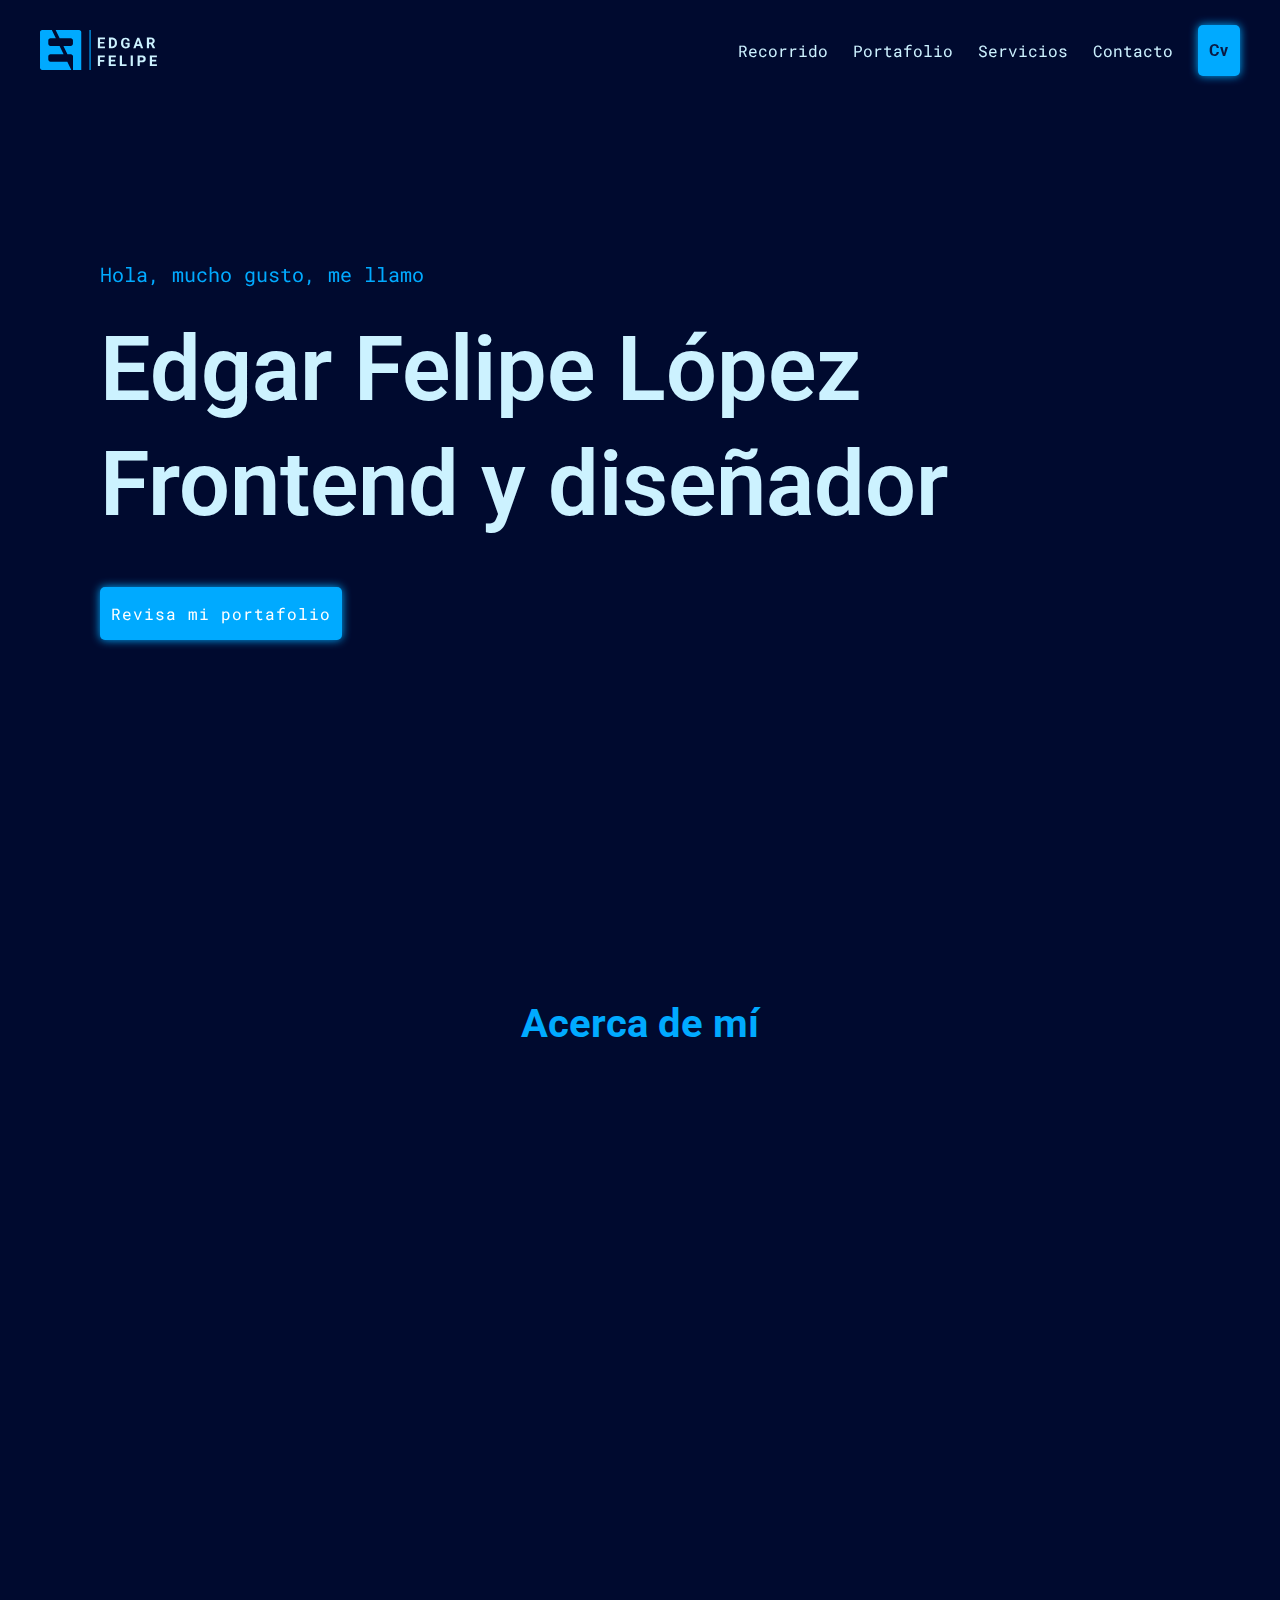
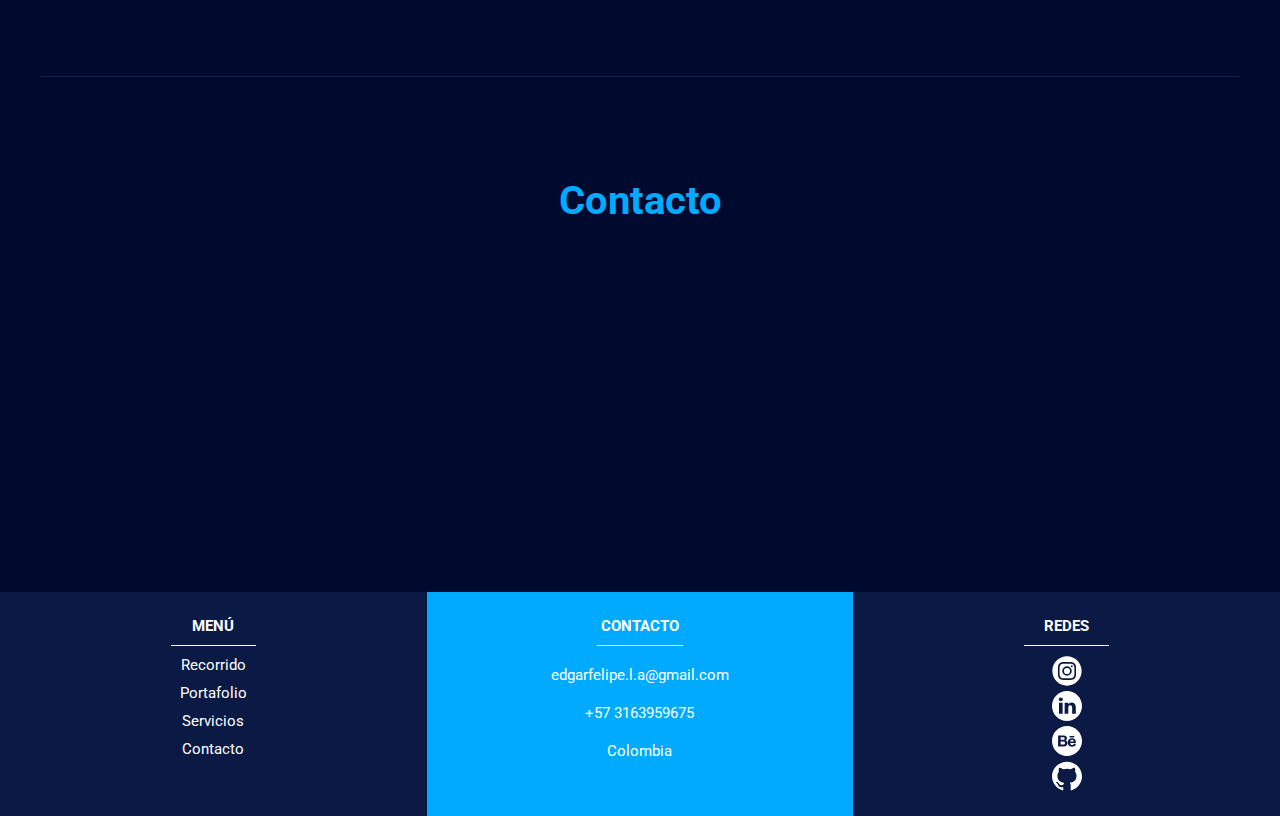
<file: index.html>
<!DOCTYPE html>
<html lang="en">
  <head>
    <meta charset="UTF-8" />
    <meta http-equiv="X-UA-Compatible" content="IE=edge" />
    <meta name="viewport" content="width=device-width, initial-scale=1.0" />
    <link rel="preconnect" href="https://fonts.googleapis.com" />
    <link rel="icon" href="./assets/iconologo.svg" />
    <link rel="preconnect" href="https://fonts.gstatic.com" crossorigin />
    <link
      href="https://fonts.googleapis.com/css2?family=Roboto+Mono:wght@300;400;700&family=Roboto:wght@100;300;400;700;900&display=swap"
      rel="stylesheet"
    />
    <link rel="stylesheet" href="./css/styles.css" />
    <meta
      name="description"
      content="Página de inicio donde doy una bienvenida a todos los que desean ver mi portafolio"
    />
    <meta
      name="keywords"
      content="DISEÑO, PROGRAMACION, MAQUETACION, FREELANCE"
    />

    <title>Home</title>
    <link href="https://unpkg.com/aos@2.3.1/dist/aos.css" rel="stylesheet" />
  </head>
  <body>
    <header class="heder">
      <nav class="nav">
        <div class="logo">
          <a href="./index.html"
            ><img src="./assets/logo.svg" alt="Logo Edgar Felipe"
          /></a>
        </div>
        <div class="menu">
          <ul>
            <li>
              <a href="./pages/recorrido.html">Recorrido</a>
            </li>
          </ul>
          <ul>
            <li>
              <a href="./pages/portafolio.html">Portafolio</a>
            </li>
          </ul>
          <ul>
            <li>
              <a href="./pages/servicios.html">Servicios</a>
            </li>
          </ul>
          <ul>
            <li>
              <a href="./pages/contacto.html">Contacto</a>
            </li>
          </ul>
          <div class="resume">
            <a href="./assets/Hoja de vida.pdf" download="resume.pdf">Cv</a>
          </div>
        </div>
      </nav>
      <nav class="navCelu">
        <ul>
          <li>
            <a href="./index.html">
              <img src="./assets/home.svg" alt="icono inicio casa" />Inicio</a
            >
          </li>
          <li>
            <a href="./pages/recorrido.html">
              <img
                src="./assets/recorrido.svg"
                alt="icono recorrido personita"
              />Recorrido</a
            >
          </li>
          <li>
            <a href="./pages/portafolio.html">
              <img
                src="./assets/portaflio.svg"
                alt="icono portafolio maleta"
              />Portafolio</a
            >
          </li>
          <li>
            <a href="./pages/servicios.html">
              <img
                src="./assets/servicios.svg"
                alt="icono servicios paleta de colores"
              />Servicios</a
            >
          </li>
          <li>
            <a href="./pages/contacto.html">
              <img
                src="./assets/contacto.svg"
                alt="icono contacto, formulario"
              />Contacto</a
            >
          </li>
        </ul>
      </nav>
    </header>
    <!-- <<<<<<<<<<<<<<<<<inicia el main>>>>>>>>>>>>>>>>>>> -->
    <main class="mainIndex">
      <!-- <<<<<<<<<<<<<<<<<inicia seccion uno>>>>>>>>>>>>>>>>>>> -->
      <section class="secctionOne">
        <div
          class="secctionOne__div"
          data-aos="fade-right"
          data-aos-delay="250"
          data-aos-duration="2500"
        >
          <a href="./index.html"
            ><img src="./assets/logo.svg" alt="Logo Edgar Felipe"
          /></a>
          <p>Hola, mucho gusto, me llamo</p>
          <h1>Edgar Felipe López</h1>
          <h2>Frontend y diseñador</h2>
          <button>
            <a href="./pages/portafolio.html">Revisa mi portafolio</a>
          </button>
        </div>
      </section>
      <!-- <<<<<<<<<<<<<<<<<inicia seccion dos>>>>>>>>>>>>>>>>>>> -->
      <section class="secctionTwo">
        <h3>Acerca de mí</h3>
        <div
          class="secctionTwo__contenedor"
          data-aos="fade-up"
          data-aos-delay="50"
          data-aos-duration="1500"
        >
          <div class="izquierda">
            <img
              src="./assets/foto-acerca-de-mi.png"
              alt="foto mia trabajando como fotografo"
            />
          </div>
          <div class="derecha">
            <p>
              Hola, mucho gusto, mi nombre es Edgar Felipe López, mi interés por
              los medios digitales iniciaron desde el 2012 cuando inicié mi
              carrera universitaria como Diseñador de Medios Interactivos en la
              Universidad Icesi pudiendo experimentar en diferentes áreas del
              diseño y la programación. <br />
              <br />
              Al salir de la Universidad hasta la actualidad, trabajo como
              freelance con un grupo de compañeros, desarrollando distintos
              proyectos de diseño digital, como: creación de marca, páginas web en
              Wordpress, fotografía, animación, creación de videos y piezas
              gráficas para redes sociales. <br />
              <br />
              Actualmente me encuentro estudiando en Coder House para adquirir
              las habilidades necesarias y así poder aplicar como desarrollador
              frontend el conocimiento adquirido como diseñador digital y por
              ende desarrollar grandes páginas web. Si deseas ver mi portafolio
              y los servicios que puedo ofrecerte dale click
            </p>
            <div class="contenedorBotones">
              <button>
                <a href="./pages/servicios.html">Revisa mis servicios</a>
              </button>
              <button>
                <a href="./pages/portafolio.html">Revisa mi portafolio</a>
              </button>
            </div>
          </div>
        </div>
      </section>
      <!-- <<<<<<<<<<<<<<<<<inicia contacto>>>>>>>>>>>>>>>>>>> -->
      <section class="contacto">
        <h3>Contacto</h3>
        <div
          class="contenedor"
          data-aos="fade-up"
          data-aos-delay="50"
          data-aos-duration="1500"
        >
          <h2>Ponte en contacto</h2>
          <p>
            Puedes contactarme a través de cualquiera de los canales indicados
            más adelante en caso de que tengas alguna pregunta sobre algún
            servicio
          </p>
          <button><a href="./pages/contacto.html">Contacto</a></button>
        </div>
      </section>
    </main>
    <footer class="footer">
      <div class="izquierdo">
        <h3>menú</h3>
        <nav>
          <ul>
            <li>
              <a href="./pages/recorrido.html">Recorrido</a>
            </li>
          </ul>
          <ul>
            <li>
              <a href="./pages/portafolio.html">Portafolio</a>
            </li>
          </ul>
          <ul>
            <li>
              <a href="./pages/servicios.html">Servicios</a>
            </li>
          </ul>
          <ul>
            <li>
              <a href="./pages/contacto.html">Contacto</a>
            </li>
          </ul>
        </nav>
      </div>
      <div class="centro">
        <h3>contacto</h3>
        <p>edgarfelipe.l.a@gmail.com</p>
        <p>+57 3163959675</p>
        <p>Colombia</p>
      </div>
      <div class="derecho">
        <h3>Redes</h3>
        <a target="_blank" href="https://www.instagram.com/edgarfelipe95/"
          ><img src="./assets/instagram.svg" alt="icono imagen instagram"
        /></a>
        <a target="_blank" href="https://www.linkedin.com/in/edgarfelipelopez/"
          ><img src="./assets/linkedin.svg" alt="icono imagen linkedin"
        /></a>
        <a target="_blank" href="https://www.behance.net/edgar_feli97fb"
          ><img src="./assets/behance.svg" alt="icono imagen behance"
        /></a>
        <a target="_blank" href="https://github.com/EdgarLopez95"
          ><img src="./assets/github.svg" alt="icono imagen github"
        /></a>
      </div>
    </footer>
    <script src="https://unpkg.com/aos@2.3.1/dist/aos.js"></script>
    <script>
      AOS.init();
    </script>
  </body>
</html>
</file>
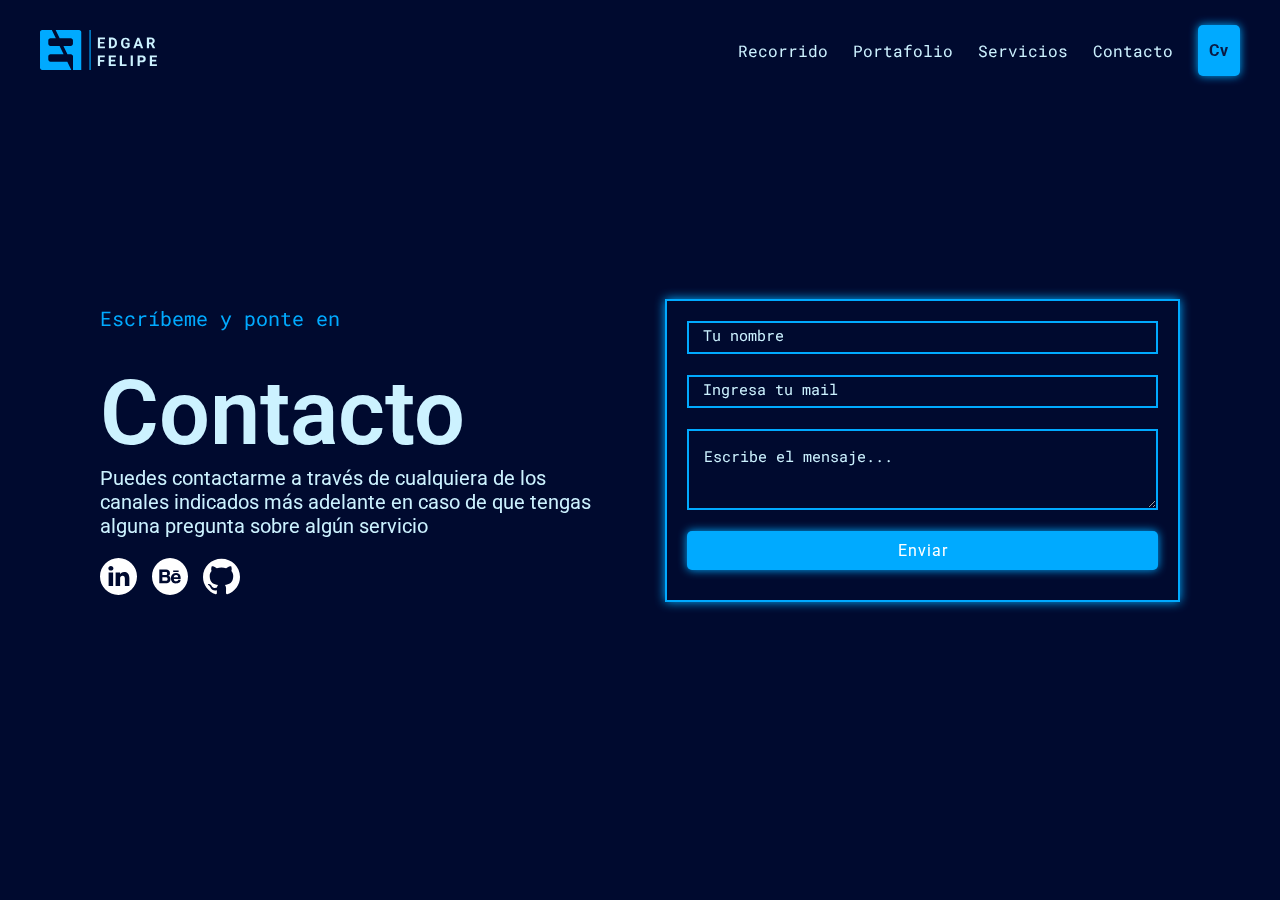
<file: pages/contacto.html>
<!DOCTYPE html>
<html lang="en">
  <head>
    <meta charset="UTF-8" />
    <meta http-equiv="X-UA-Compatible" content="IE=edge" />
    <meta name="viewport" content="width=device-width, initial-scale=1.0" />
    <link href="https://unpkg.com/aos@2.3.1/dist/aos.css" rel="stylesheet" />
    <link rel="preconnect" href="https://fonts.googleapis.com" />
    <link rel="icon" href="../assets/iconologo.svg" />
    <link rel="preconnect" href="https://fonts.gstatic.com" crossorigin />
    <link
      href="https://fonts.googleapis.com/css2?family=Roboto+Mono:wght@300;400;700&family=Roboto:wght@100;300;400;700;900&display=swap"
      rel="stylesheet"
    />
    <link rel="stylesheet" href="../css/styles.css" />
    <meta
      name="description"
      content="Página de inicio donde doy una bienvenida a todos los que desean ver mi portafolio"
    />
    <meta
      name="keywords"
      content="DISEÑO, PROGRAMACION, MAQUETACION, FREELANCE"
    />

    <title>Contacto</title>
    <link href="https://unpkg.com/aos@2.3.1/dist/aos.css" rel="stylesheet" />
  </head>
  <body>
    <header class="heder">
      <nav class="nav">
        <div class="logo">
          <a href="../index.html"
            ><img src="../assets/logo.svg" alt="Logo Edgar Felipe"
          /></a>
        </div>
        <div class="menu">
          <ul>
            <li>
              <a href="./recorrido.html">Recorrido</a>
            </li>
          </ul>
          <ul>
            <li>
              <a href="./portafolio.html">Portafolio</a>
            </li>
          </ul>
          <ul>
            <li>
              <a href="./servicios.html">Servicios</a>
            </li>
          </ul>
          <ul>
            <li>
              <a href="./contacto.html">Contacto</a>
            </li>
          </ul>
          <div class="resume">
            <a href="../assets/Hoja de vida.pdf" download="resume.pdf">Cv</a>
          </div>
        </div>
      </nav>
      <nav class="navCelu">
        <ul>
          <li>
            <a href="../index.html">
              <img src="../assets/home.svg" alt="icono inicio casa" />Inicio</a
            >
          </li>
          <li>
            <a href="./recorrido.html">
              <img
                src="../assets/recorrido.svg"
                alt="icono recorrido personita"
              />Recorrido</a
            >
          </li>
          <li>
            <a href="./portafolio.html">
              <img
                src="../assets/portaflio.svg"
                alt="icono portafolio maleta"
              />Portafolio</a
            >
          </li>
          <li>
            <a href="./servicios.html">
              <img
                src="../assets/servicios.svg"
                alt="icono servicios paleta de colores"
              />Servicios</a
            >
          </li>
          <li>
            <a href="./contacto.html">
              <img
                src="../assets/contacto.svg"
                alt="icono contacto, formulario"
              />Contacto</a
            >
          </li>
        </ul>
      </nav>
    </header>
    <!-- <<<<<<<<<<<<<<<<<inicia el main>>>>>>>>>>>>>>>>>>> -->
    <main class="mainContacto">
      <section class="sectionOne">
        <div
          class="contenedor"
          data-aos="fade-right"
          data-aos-delay="250"
          data-aos-duration="2500"
        >
          <div class="izquierda">
            <img
              src="../assets/logo.svg"
              alt="Logo Edgar Felipe"
              class="logo"
            />
            <h3>Escríbeme y ponte en</h3>
            <h1>Contacto</h1>
            <p>
              Puedes contactarme a través de cualquiera de los canales indicados
              más adelante en caso de que tengas alguna pregunta sobre algún
              servicio
            </p>
            <div>
              <a
                target="_blank"
                href="https://www.linkedin.com/in/edgarfelipelopez/"
                ><img src="../assets/linkedin.svg" alt="icono imagen linkedin"
              /></a>
              <a target="_blank" href="https://www.behance.net/edgar_feli97fb"
                ><img src="../assets/behance.svg" alt="icono imagen behance"
              /></a>
              <a target="_blank" href="https://github.com/EdgarLopez95"
                ><img src="../assets/github.svg" alt="icono imagen github"
              /></a>
            </div>
          </div>
          <div class="derecha">
            <form>
              <input
                class="inputTextos"
                type="text"
                id="nombre"
                placeholder="Tu nombre"
              />
              <br />
              <input
                class="inputTextos"
                type="email"
                id="mail"
                placeholder="Ingresa tu mail"
              />
              <br />
              <textarea
                id="comentarios"
                rows="7"
                placeholder="Escribe el mensaje..."
              ></textarea>
              <br />
              <input type="submit" value="Enviar" class="botones" />
            </form>
          </div>
        </div>
      </section>
    </main>
    <script src="https://unpkg.com/aos@2.3.1/dist/aos.js"></script>
    <script>
      AOS.init();
    </script>
  </body>
</html>
</file>
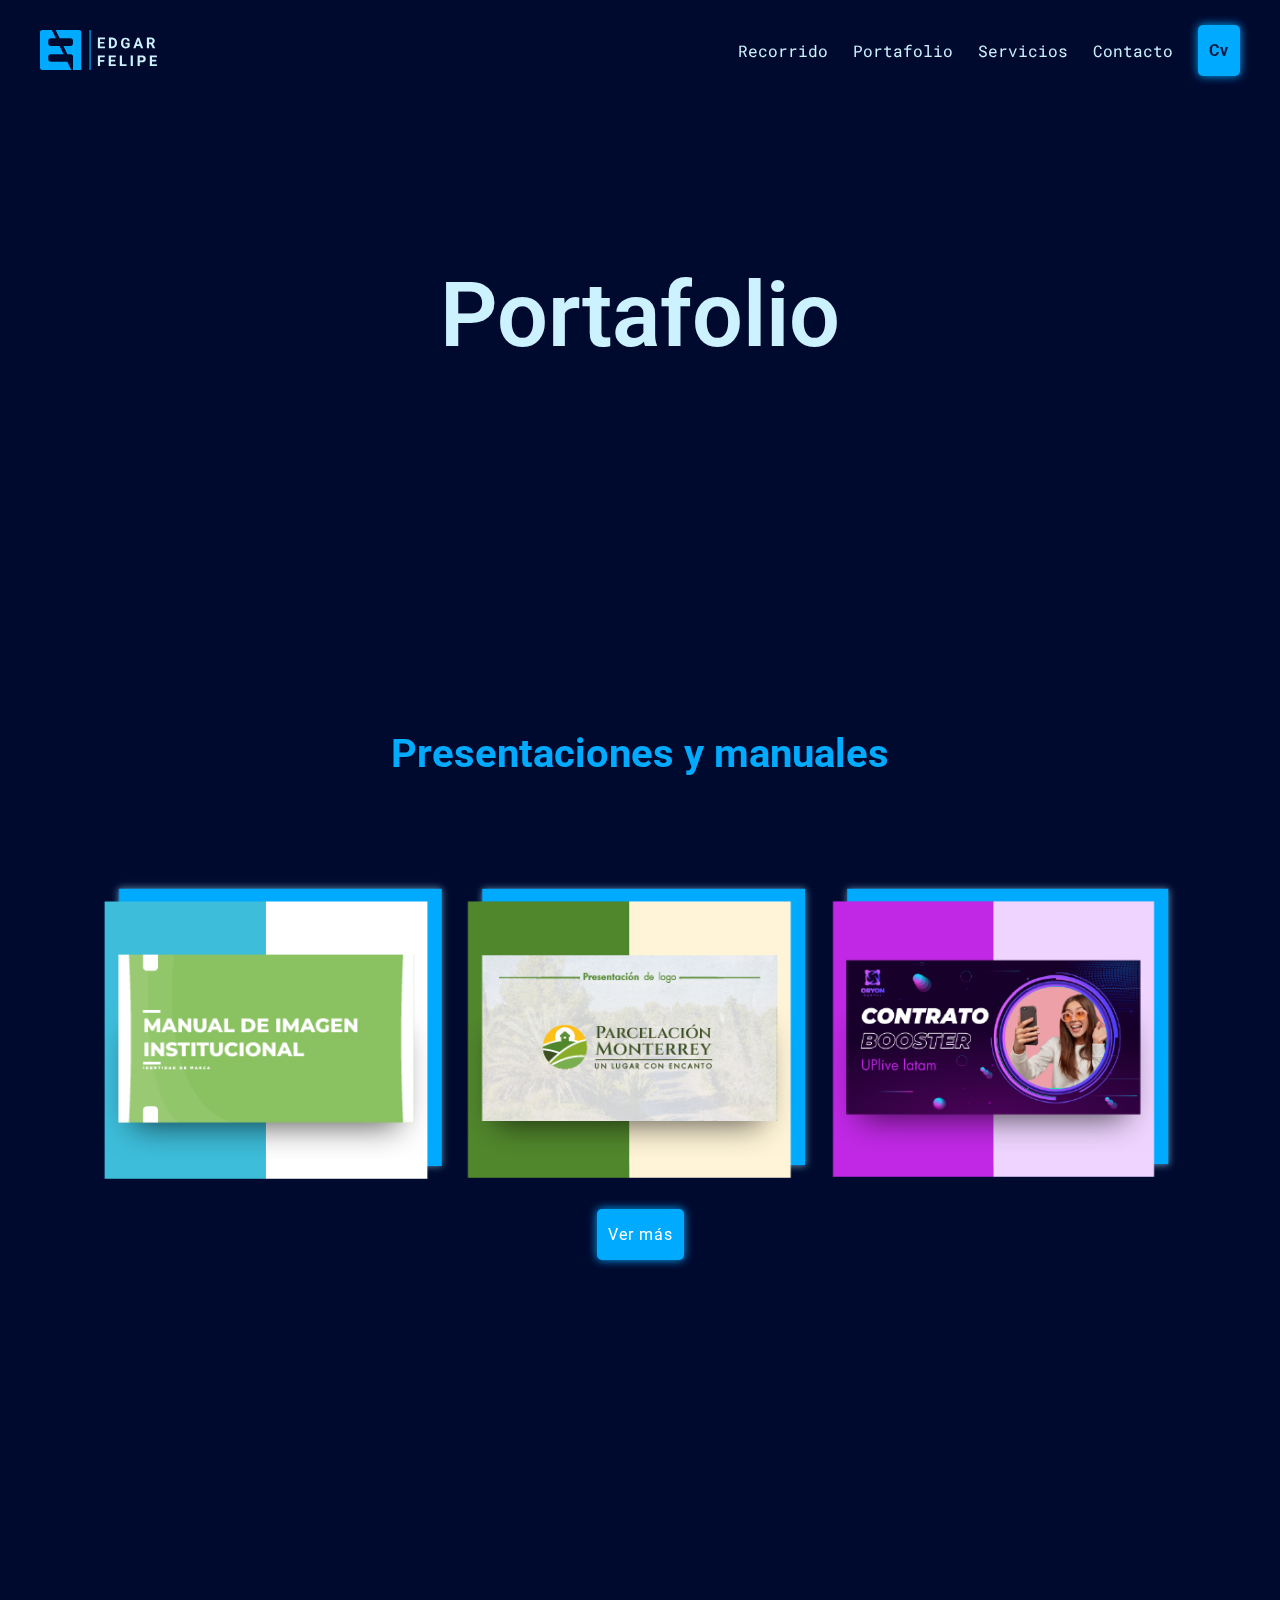
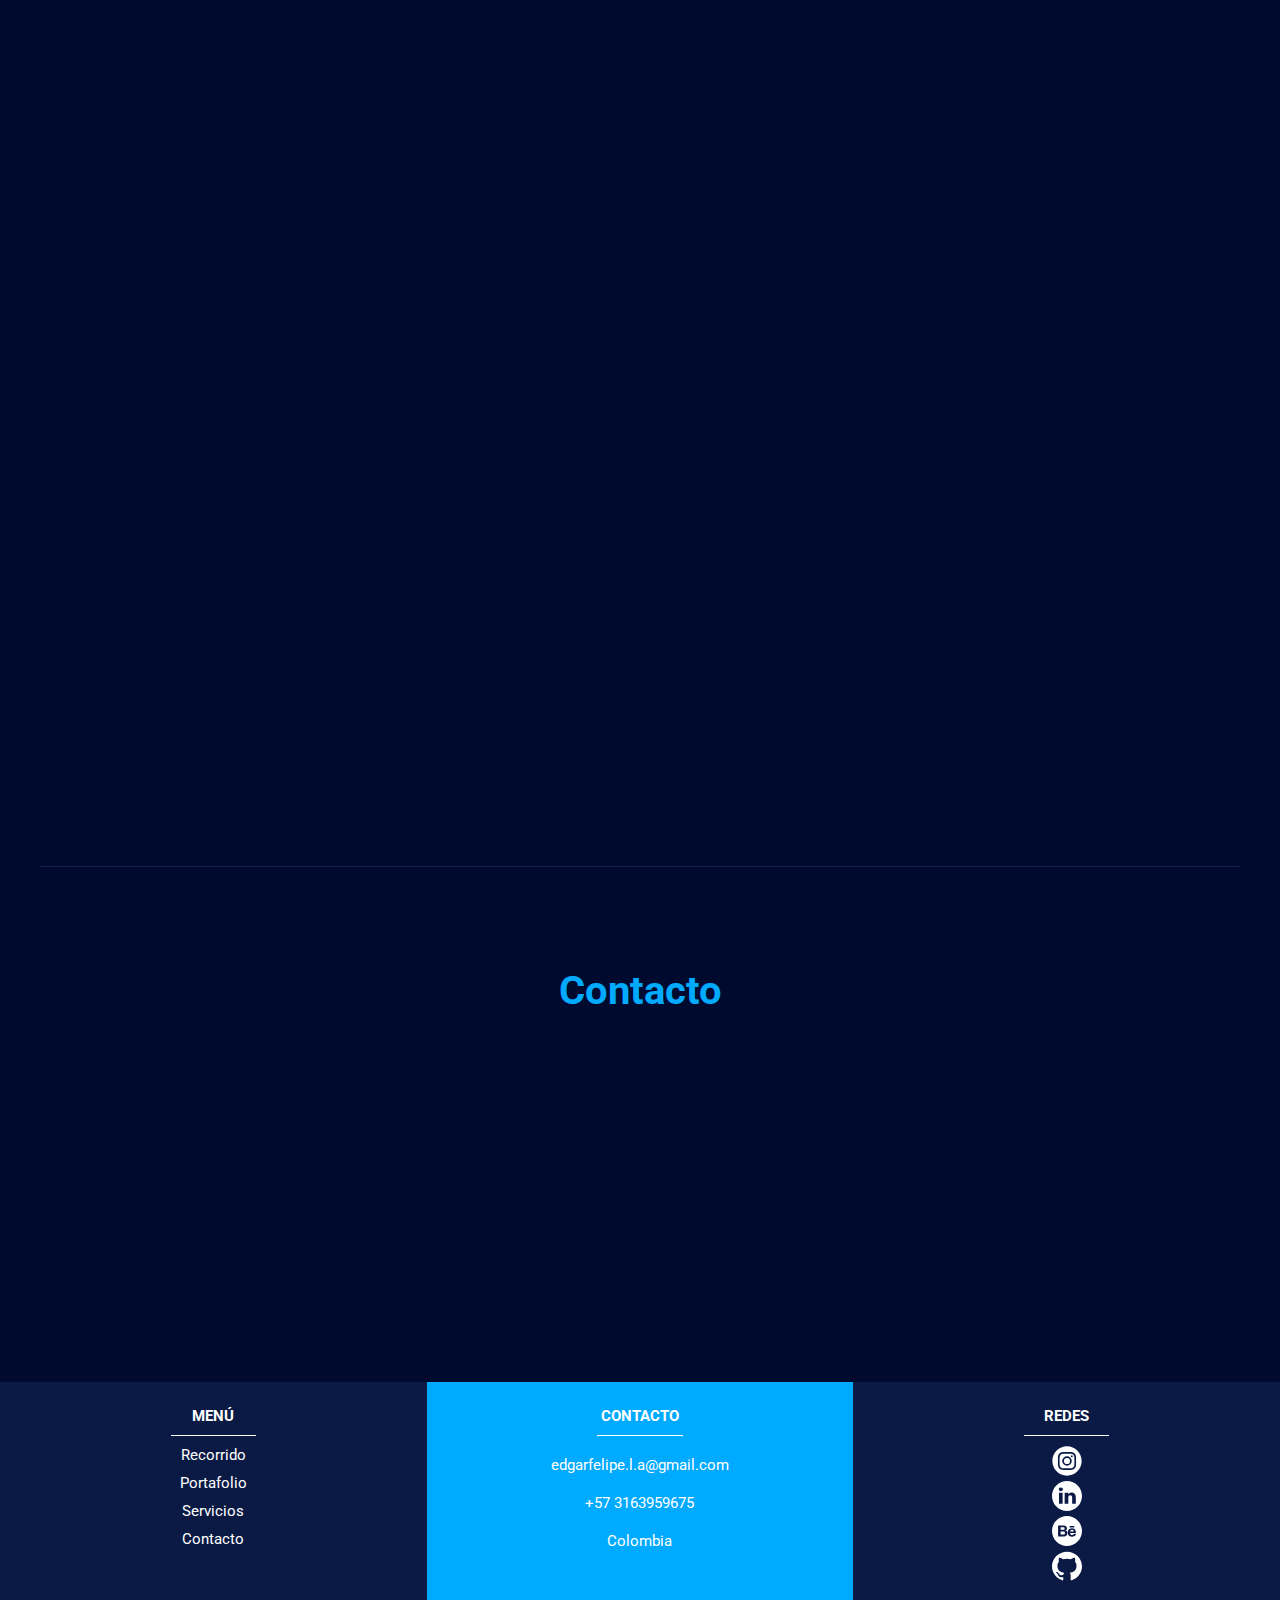
<file: pages/portafolio.html>
<!DOCTYPE html>
<html lang="en">
  <head>
    <meta charset="UTF-8" />
    <meta http-equiv="X-UA-Compatible" content="IE=edge" />
    <meta name="viewport" content="width=device-width, initial-scale=1.0" />
    <link href="https://unpkg.com/aos@2.3.1/dist/aos.css" rel="stylesheet" />
    <link rel="preconnect" href="https://fonts.googleapis.com" />
    <link rel="icon" href="../assets/iconologo.svg" />
    <link rel="preconnect" href="https://fonts.gstatic.com" crossorigin />
    <link
      href="https://fonts.googleapis.com/css2?family=Roboto+Mono:wght@300;400;700&family=Roboto:wght@100;300;400;700;900&display=swap"
      rel="stylesheet"
    />
    <link rel="stylesheet" href="../css/styles.css" />
    <meta
      name="description"
      content="Página de inicio donde doy una bienvenida a todos los que desean ver mi portafolio"
    />
    <meta
      name="keywords"
      content="DISEÑO, PROGRAMACION, MAQUETACION, FREELANCE"
    />

    <title>Portafolio</title>
    <link href="https://unpkg.com/aos@2.3.1/dist/aos.css" rel="stylesheet" />
  </head>
  <body>
    <header class="heder">
      <nav class="nav">
        <div class="logo">
          <a href="../index.html"
            ><img src="../assets/logo.svg" alt="Logo Edgar Felipe"
          /></a>
        </div>
        <div class="menu">
          <ul>
            <li>
              <a href="./recorrido.html">Recorrido</a>
            </li>
          </ul>
          <ul>
            <li>
              <a href="./portafolio.html">Portafolio</a>
            </li>
          </ul>
          <ul>
            <li>
              <a href="./servicios.html">Servicios</a>
            </li>
          </ul>
          <ul>
            <li>
              <a href="./contacto.html">Contacto</a>
            </li>
          </ul>
          <div class="resume">
            <a href="../assets/Hoja de vida.pdf" download="resume.pdf">Cv</a>
          </div>
        </div>
      </nav>
      <nav class="navCelu">
        <ul>
          <li>
            <a href="../index.html">
              <img src="../assets/home.svg" alt="icono inicio casa" />Inicio</a
            >
          </li>
          <li>
            <a href="./recorrido.html">
              <img
                src="../assets/recorrido.svg"
                alt="icono recorrido personita"
              />Recorrido</a
            >
          </li>
          <li>
            <a href="./portafolio.html">
              <img
                src="../assets/portaflio.svg"
                alt="icono portafolio maleta"
              />Portafolio</a
            >
          </li>
          <li>
            <a href="./servicios.html">
              <img
                src="../assets/servicios.svg"
                alt="icono servicios paleta de colores"
              />Servicios</a
            >
          </li>
          <li>
            <a href="./contacto.html">
              <img
                src="../assets/contacto.svg"
                alt="icono contacto, formulario"
              />Contacto</a
            >
          </li>
        </ul>
      </nav>
    </header>
    <!-- <<<<<<<<<<<<<<<<<inicia el main>>>>>>>>>>>>>>>>>>> -->
    <main class="mainPortafolio">
      <section class="sectionOne">
        <div
          class="contenedor"
          data-aos="fade-right"
          data-aos-delay="250"
          data-aos-duration="2500"
        >
          <a href="../index.html"
            ><img class="logo" src="../assets/logo.svg" alt="Logo Edgar Felipe"
          /></a>
          <h1>Portafolio</h1>
        </div>
      </section>

      <section class="sectionTwo">
        <div class="contenedorSeccion">
          <article
            class="trabajos"
            data-aos="fade-up"
            data-aos-delay="50"
            data-aos-duration="1500"
          >
            <h3>Presentaciones y manuales</h3>
            <div class="trabajos__contenedor">
              <img
                src="../assets/presentaciones (1).png"
                alt="ejemplo de diseño de presentación"
              />
              <img
                src="../assets/presentaciones (2).png"
                alt="ejemplo de diseño de presentación"
              />
              <img
                src="../assets/presentaciones (3).png"
                alt="ejemplo de diseño de presentación"
              />
            </div>
            <button>
              <a
                target="_blank"
                href="https://drive.google.com/drive/folders/1vTTAAyM6CmOxNdXv9sspJ45FDrHYAxib?usp=sharing"
                >Ver más</a
              >
            </button>
          </article>
          <article
            class="trabajos"
            data-aos="fade-up"
            data-aos-delay="50"
            data-aos-duration="1500"
          >
            <h3>Flyers y cartas</h3>
            <div class="trabajos__contenedor">
              <img
                src="../assets/flayer (1).png"
                alt="ejemplo de diseño de presentación"
              />
              <img
                src="../assets/flayer (2).png"
                alt="ejemplo de diseño de presentación"
              />
              <img
                src="../assets/flayer (3).png"
                alt="ejemplo de diseño de presentación"
              />
            </div>
            <button>
              <a
                target="_blank"
                href="https://drive.google.com/drive/folders/1s8v14nnokVVpflfaJ2lKVnnPzIRe2eIN?usp=sharing"
                >Ver más</a
              >
            </button>
          </article>
          <article
            class="trabajos"
            data-aos="fade-up"
            data-aos-delay="50"
            data-aos-duration="1500"
          >
            <h3>Logos</h3>
            <div class="trabajos__contenedor">
              <img
                src="../assets/logo (1).png"
                alt="ejemplo de diseño de presentación"
              />
              <img
                src="../assets/logo (2).png"
                alt="ejemplo de diseño de presentación"
              />
              <img
                src="../assets/logo (3).png"
                alt="ejemplo de diseño de presentación"
              />
            </div>
            <button>
              <a
                target="_blank"
                href="https://drive.google.com/drive/folders/1QvQ5QAW3l0qk_gKmF2nR1gNhLXPwKTu2?usp=sharing"
                >Ver más</a
              >
            </button>
          </article>
          <article
            class="trabajos"
            data-aos="fade-up"
            data-aos-delay="50"
            data-aos-duration="1500"
          >
            <h3>Fotografía</h3>
            <div class="trabajos__contenedor">
              <img
                src="../assets/fotos (1).png"
                alt="ejemplo de diseño de presentación"
              />
              <img
                src="../assets/fotos (2).png"
                alt="ejemplo de diseño de presentación"
              />
              <img
                src="../assets/fotos (3).png"
                alt="ejemplo de diseño de presentación"
              />
            </div>
            <button>
              <a
                target="_blank"
                href="https://drive.google.com/drive/folders/1VOvb4IJeMorVjUuvebZ9xSd0-VPCUPaq?usp=sharing"
                >Ver más</a
              >
            </button>
          </article>
          <article
            class="trabajos"
            data-aos="fade-up"
            data-aos-delay="50"
            data-aos-duration="1500"
          >
            <h3>Social Media</h3>
            <div class="trabajos__contenedor">
              <img
                src="../assets/redes (1).png"
                alt="ejemplo de diseño de presentación"
              />
              <img
                src="../assets/redes (2).png"
                alt="ejemplo de diseño de presentación"
              />
              <img
                src="../assets/redes (3).png"
                alt="ejemplo de diseño de presentación"
              />
            </div>
            <button>
              <a
                target="_blank"
                href="https://drive.google.com/drive/folders/1ey3kmygmm9d9_jml6bKygoT9H8O7PcgP?usp=sharing"
                >Ver más</a
              >
            </button>
          </article>
        </div>
      </section>

      <!-- <<<<<<<<<<<<<<<<<inicia recorrido>>>>>>>>>>>>>>>>>>> -->
      <section class="contacto">
        <h3>Contacto</h3>
        <div
          class="contenedor"
          data-aos="fade-up"
          data-aos-delay="50"
          data-aos-duration="1500"
        >
          <h2>Ponte en contacto</h2>
          <p>
            Puedes contactarme a través de cualquiera de los canales indicados
            más adelante en caso de que tengas alguna pregunta sobre algún
            servicio
          </p>
          <button><a href="./contacto.html">Contacto</a></button>
        </div>
      </section>
    </main>
    <footer class="footer">
      <div class="izquierdo">
        <h3>menú</h3>
        <nav>
          <ul>
            <li>
              <a href="./recorrido.html">Recorrido</a>
            </li>
          </ul>
          <ul>
            <li>
              <a href="./portafolio.html">Portafolio</a>
            </li>
          </ul>
          <ul>
            <li>
              <a href="./servicios.html">Servicios</a>
            </li>
          </ul>
          <ul>
            <li>
              <a href="./contacto.html">Contacto</a>
            </li>
          </ul>
        </nav>
      </div>
      <div class="centro">
        <h3>contacto</h3>
        <p>edgarfelipe.l.a@gmail.com</p>
        <p>+57 3163959675</p>
        <p>Colombia</p>
      </div>
      <div class="derecho">
        <h3>Redes</h3>
        <a target="_blank" href="https://www.instagram.com/edgarfelipe95/"
          ><img src="../assets/instagram.svg" alt="icono imagen instagram"
        /></a>
        <a target="_blank" href="https://www.linkedin.com/in/edgarfelipelopez/"
          ><img src="../assets/linkedin.svg" alt="icono imagen linkedin"
        /></a>
        <a target="_blank" href="https://www.behance.net/edgar_feli97fb"
          ><img src="../assets/behance.svg" alt="icono imagen behance"
        /></a>
        <a target="_blank" href="https://github.com/EdgarLopez95"
          ><img src="../assets/github.svg" alt="icono imagen github"
        /></a>
      </div>
    </footer>
    <script src="https://unpkg.com/aos@2.3.1/dist/aos.js"></script>
    <script>
      AOS.init();
    </script>
  </body>
</html>
</file>
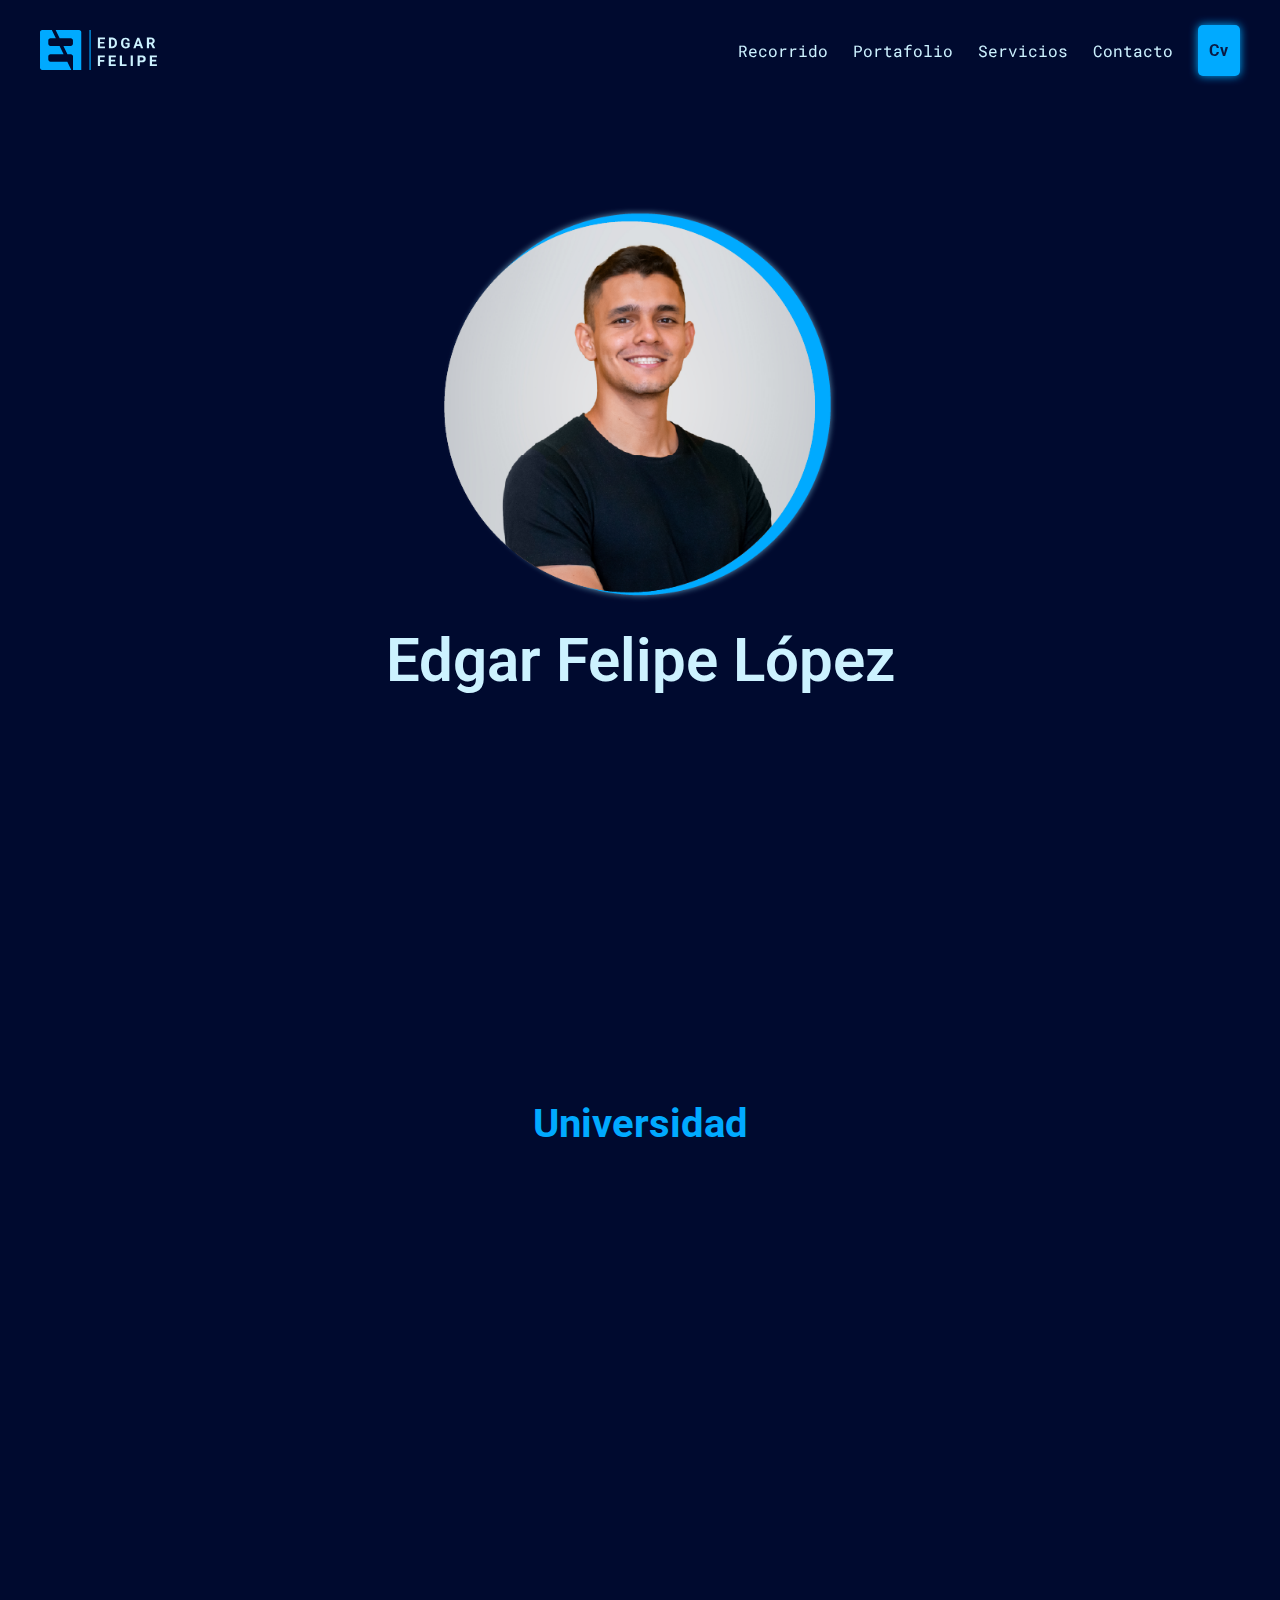
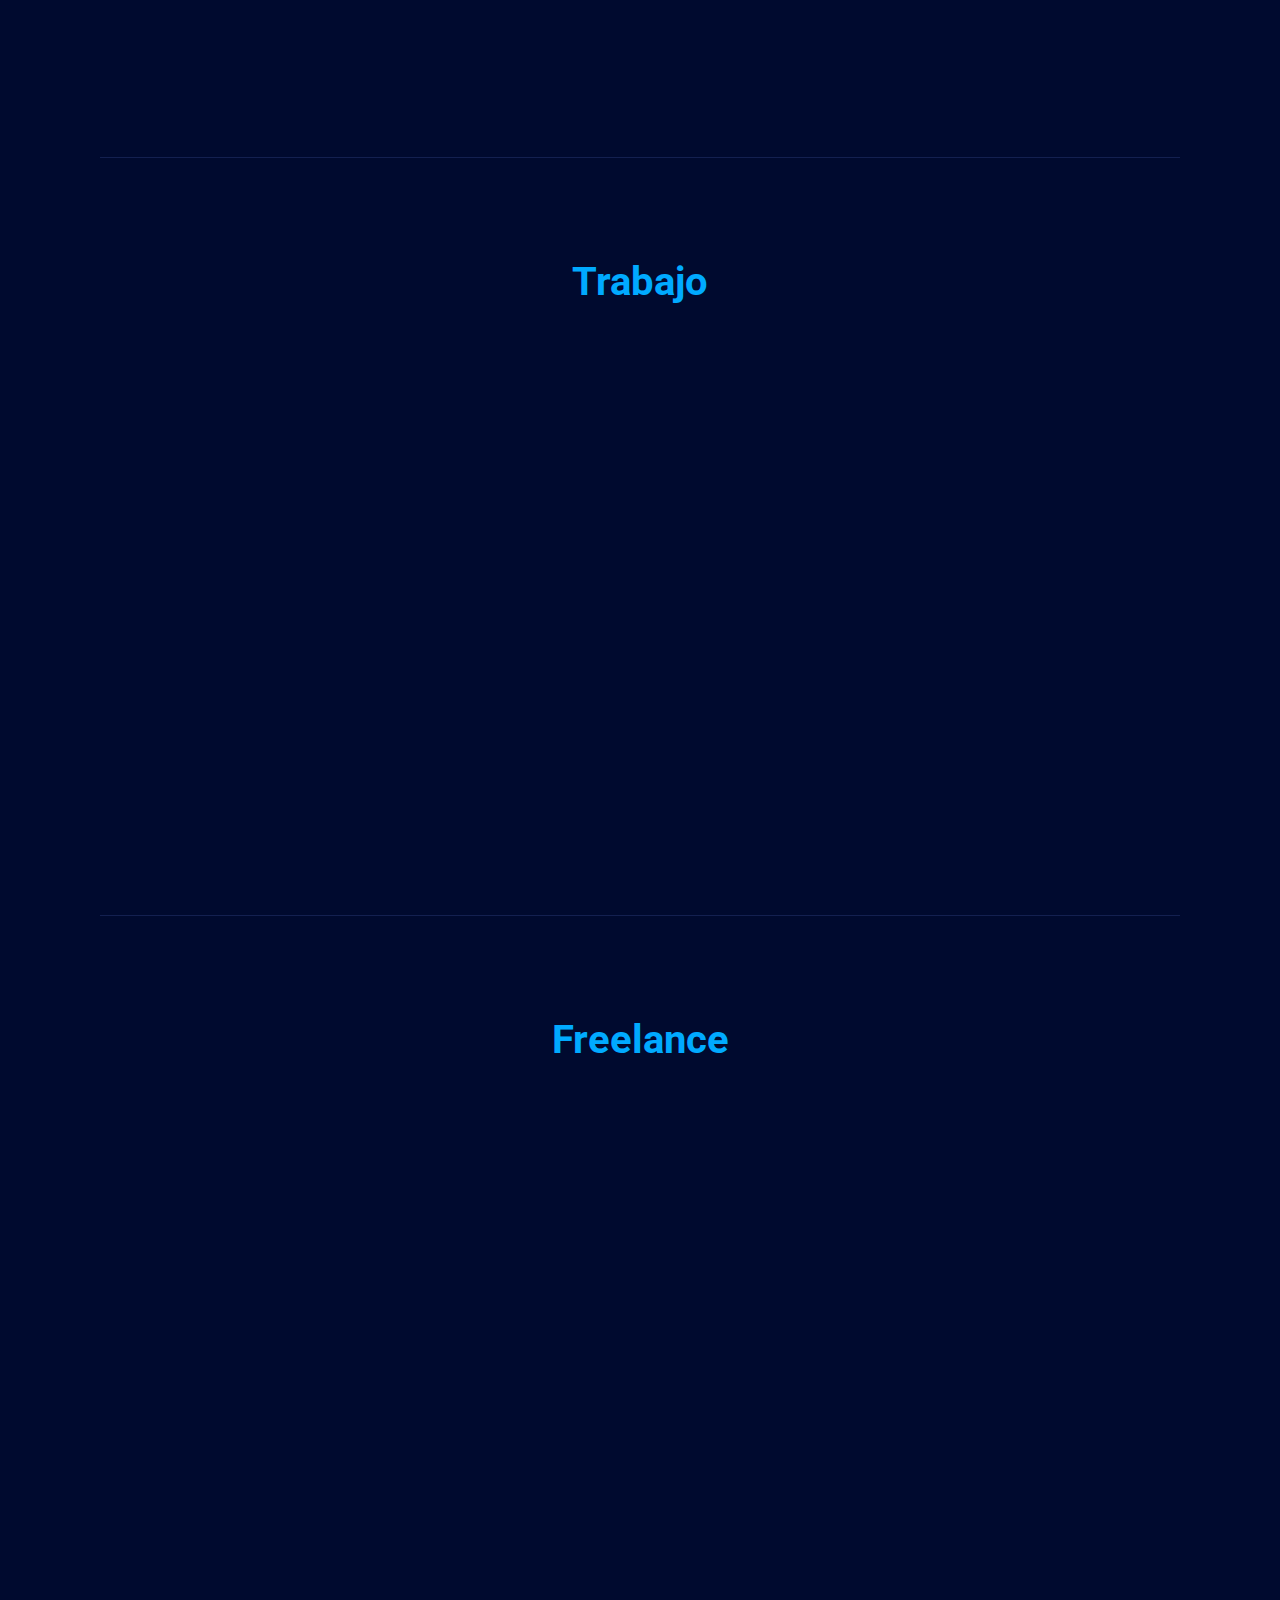
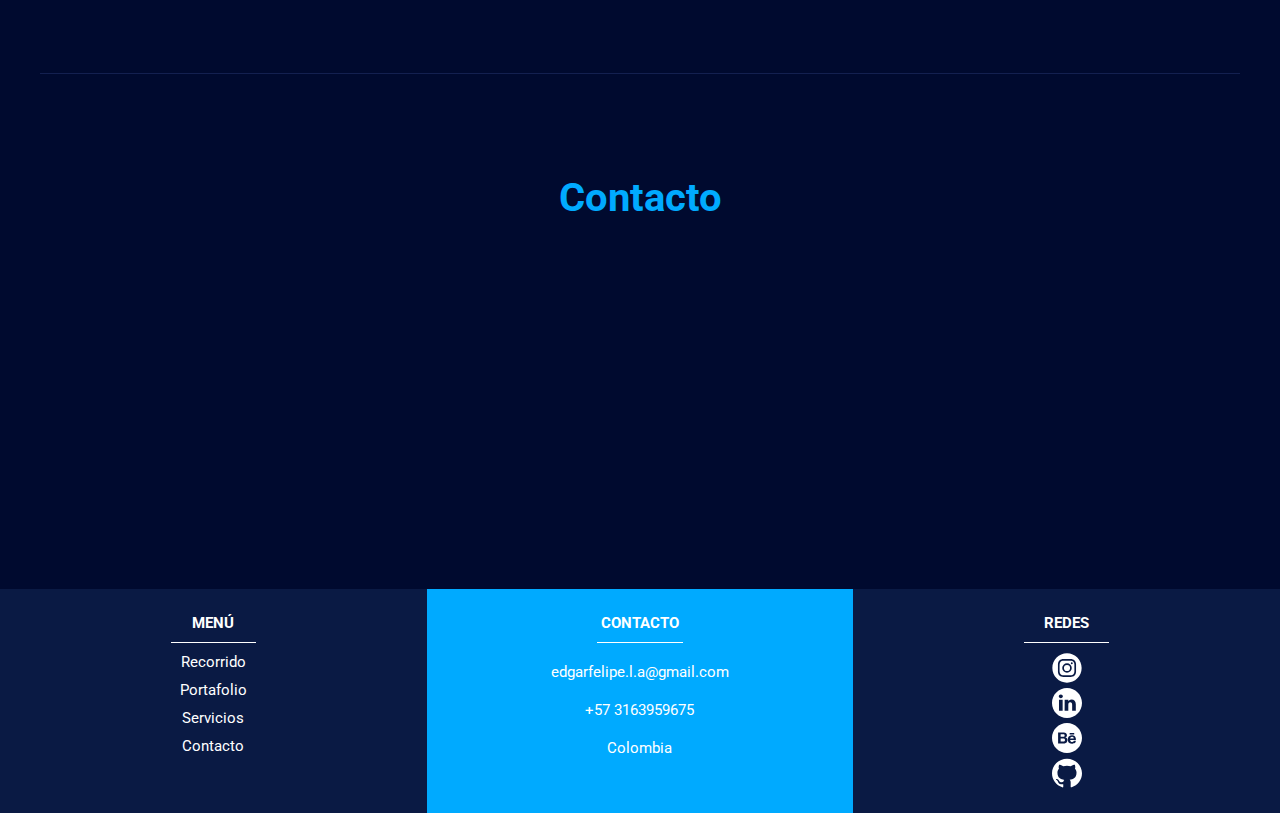
<file: pages/recorrido.html>
<!DOCTYPE html>
<html lang="en">
  <head>
    <meta charset="UTF-8" />
    <meta http-equiv="X-UA-Compatible" content="IE=edge" />
    <meta name="viewport" content="width=device-width, initial-scale=1.0" />
    <link href="https://unpkg.com/aos@2.3.1/dist/aos.css" rel="stylesheet" />
    <link rel="preconnect" href="https://fonts.googleapis.com" />
    <link rel="icon" href="../assets/iconologo.svg" />
    <link rel="preconnect" href="https://fonts.gstatic.com" crossorigin />
    <link
      href="https://fonts.googleapis.com/css2?family=Roboto+Mono:wght@300;400;700&family=Roboto:wght@100;300;400;700;900&display=swap"
      rel="stylesheet"
    />
    <link rel="stylesheet" href="../css/styles.css" />
    <meta
      name="description"
      content="Página de inicio donde doy una bienvenida a todos los que desean ver mi portafolio"
    />
    <meta
      name="keywords"
      content="DISEÑO, PROGRAMACION, MAQUETACION, FREELANCE"
    />
    <title>Recorrido</title>
    <link href="https://unpkg.com/aos@2.3.1/dist/aos.css" rel="stylesheet" />
  </head>
  <body>
    <header class="heder">
      <nav class="nav">
        <div class="logo">
          <a href="../index.html"
            ><img src="../assets/logo.svg" alt="Logo Edgar Felipe"
          /></a>
        </div>
        <div class="menu">
          <ul>
            <li>
              <a href="./recorrido.html">Recorrido</a>
            </li>
          </ul>
          <ul>
            <li>
              <a href="./portafolio.html">Portafolio</a>
            </li>
          </ul>
          <ul>
            <li>
              <a href="./servicios.html">Servicios</a>
            </li>
          </ul>
          <ul>
            <li>
              <a href="./contacto.html">Contacto</a>
            </li>
          </ul>
          <div class="resume">
            <a href="../assets/Hoja de vida.pdf" download="resume.pdf">Cv</a>
          </div>
        </div>
      </nav>
      <nav class="navCelu">
        <ul>
          <li>
            <a href="../index.html">
              <img src="../assets/home.svg" alt="icono inicio casa" />Inicio</a
            >
          </li>
          <li>
            <a href="./recorrido.html">
              <img
                src="../assets/recorrido.svg"
                alt="icono recorrido personita"
              />Recorrido</a
            >
          </li>
          <li>
            <a href="./portafolio.html">
              <img
                src="../assets/portaflio.svg"
                alt="icono portafolio maleta"
              />Portafolio</a
            >
          </li>
          <li>
            <a href="./servicios.html">
              <img
                src="../assets/servicios.svg"
                alt="icono servicios paleta de colores"
              />Servicios</a
            >
          </li>
          <li>
            <a href="./contacto.html">
              <img
                src="../assets/contacto.svg"
                alt="icono contacto, formulario"
              />Contacto</a
            >
          </li>
        </ul>
      </nav>
    </header>
    <!-- <<<<<<<<<<<<<<<<<inicia el main>>>>>>>>>>>>>>>>>>> -->
    <main class="mainRecorrido">
      <section class="sectionOne">
        <div
          class="contenedor"
          data-aos="fade-right"
          data-aos-delay="250"
          data-aos-duration="2500"
        >
          <a href="../index.html"
            ><img class="logo" src="../assets/logo.svg" alt="Logo Edgar Felipe"
          /></a>
          <img
            class="fotoPerfil"
            src="../assets/foto-de-perfil-nitida.png"
            alt=""
          />
          <h1>Edgar Felipe López</h1>
        </div>
      </section>
      <section class="sectionTwo">
        <article class="universidad">
          <h3>Universidad</h3>
          <div
            class="contenedor"
            data-aos="fade-up"
            data-aos-delay="50"
            data-aos-duration="1500"
          >
            <div class="imagen">
              <img
                src="../assets/recorrido-icesi.png"
                alt="foto de la universidad Icesi"
              />
            </div>
            <div class="texto">
              <h4 class="tiempo">2013 - 2018</h4>
              <p>
                Me gradué de la Universidad Icesi (Colombia - Cali) en el 2018,
                donde adquirí habilidades para el diseño gráfico, como: creación
                de marca, animación, fotografía, modelado en 3D, ilustración
                gráfica, diseño de sonido, diseño de interfaces y experiencias.
                <br />
                <br />También adquirí conocimientos de programación en redes,
                aplicaciones móviles, videojuegos y páginas web.
              </p>
            </div>
          </div>
        </article>
        <article class="trabajo">
          <h3>Trabajo</h3>
          <div
            class="contenedor__trabajo"
            data-aos="fade-up"
            data-aos-delay="50"
            data-aos-duration="1500"
          >
            <div class="texto">
              <h4 class="tiempo">2017 - 2019</h4>
              <p>
                Tuve la oportunidad de trabajar en la multinacional Baxter, donde
                hice parte del equipo de diseño. Mi cargo era: diseñador gráfico
                y las funciones que ejercía eran: la creación de cursos en Adobe
                Animate CC para capacitar al personal en el uso de las máquinas
                del área de manufactura. También hice seguimiento a todos los
                eventos internos de Baxter con la creación de piezas
                comunicativas y fotográficas.
              </p>
            </div>
            <div class="imagen">
              <img
                src="../assets/recorrido-baxter.png"
                alt="foto de la empresa Baxter"
              />
            </div>
          </div>
        </article>
        <article class="freelance">
          <h3>Freelance</h3>
          <div class="contenedor" data-aos="fade-up"
          data-aos-delay="50"
          data-aos-duration="1500">
            <div class="imagen">
              <img
                src="../assets/recorrido-macao.png"
                alt="foto de mi emprendimiento"
              />
            </div>
            <div class="texto">
              <h4 class="tiempo">2019 - Actualmente</h4>
              <p>
                Actualmente me encuentro trabajando como freelance con un grupo
                de compañeros y creamos una agencia de diseño llamada Macao Diseño.
                Nuestro enfoque digital nos permite diseñar piezas gráficas para
                redes sociales, creación y postproducción de videos, diseño y
                animación de logos, manuales de marca, flyers, presentaciónes,
                diseño y creación de páginas web informativas, esto con el fin
                de trazar objetivos claros y alcanzables para todo tipo de
                negocio en medios digitales. Iniciamos con un asesoramiento para
                crear campañas de contenido que adapte a las necesidades de cada
                cliente.
              </p>
            </div>
          </div>
        </article>
      </section>
      <!-- <<<<<<<<<<<<<<<<<inicia contacto>>>>>>>>>>>>>>>>>>> -->
      <section class="contacto">
        <h3>Contacto</h3>
        <div class="contenedor" data-aos="fade-up"
        data-aos-delay="50"
        data-aos-duration="1500">
          <h2>Ponte en contacto</h2>
          <p>
            Puedes contactarme a través de cualquiera de los canales indicados
            más adelante en caso de que tengas alguna pregunta sobre algún
            servicio
          </p>
          <button><a href="./contacto.html">Contacto</a></button>
        </div>
      </section>
    </main>
    <footer class="footer">
      <div class="izquierdo">
        <h3>menú</h3>
        <nav>
          <ul>
            <li>
              <a href="./recorrido.html">Recorrido</a>
            </li>
          </ul>
          <ul>
            <li>
              <a href="./portafolio.html">Portafolio</a>
            </li>
          </ul>
          <ul>
            <li>
              <a href="./servicios.html">Servicios</a>
            </li>
          </ul>
          <ul>
            <li>
              <a href="./contacto.html">Contacto</a>
            </li>
          </ul>
        </nav>
      </div>
      <div class="centro">
        <h3>contacto</h3>
        <p>edgarfelipe.l.a@gmail.com</p>
        <p>+57 3163959675</p>
        <p>Colombia</p>
      </div>
      <div class="derecho">
        <h3>Redes</h3>
        <a target="_blank" href="https://www.instagram.com/edgarfelipe95/"
          ><img src="../assets/instagram.svg" alt="icono imagen instagram"
        /></a>
        <a target="_blank" href="https://www.linkedin.com/in/edgarfelipelopez/"
          ><img src="../assets/linkedin.svg" alt="icono imagen linkedin"
        /></a>
        <a target="_blank" href="https://www.behance.net/edgar_feli97fb"
          ><img src="../assets/behance.svg" alt="icono imagen behance"
        /></a>
        <a target="_blank" href="https://github.com/EdgarLopez95"
          ><img src="../assets/github.svg" alt="icono imagen github"
        /></a>
      </div>
    </footer>
    <script src="https://unpkg.com/aos@2.3.1/dist/aos.js"></script>
    <script>
      AOS.init();
    </script>
  </body>
</html>
</file>
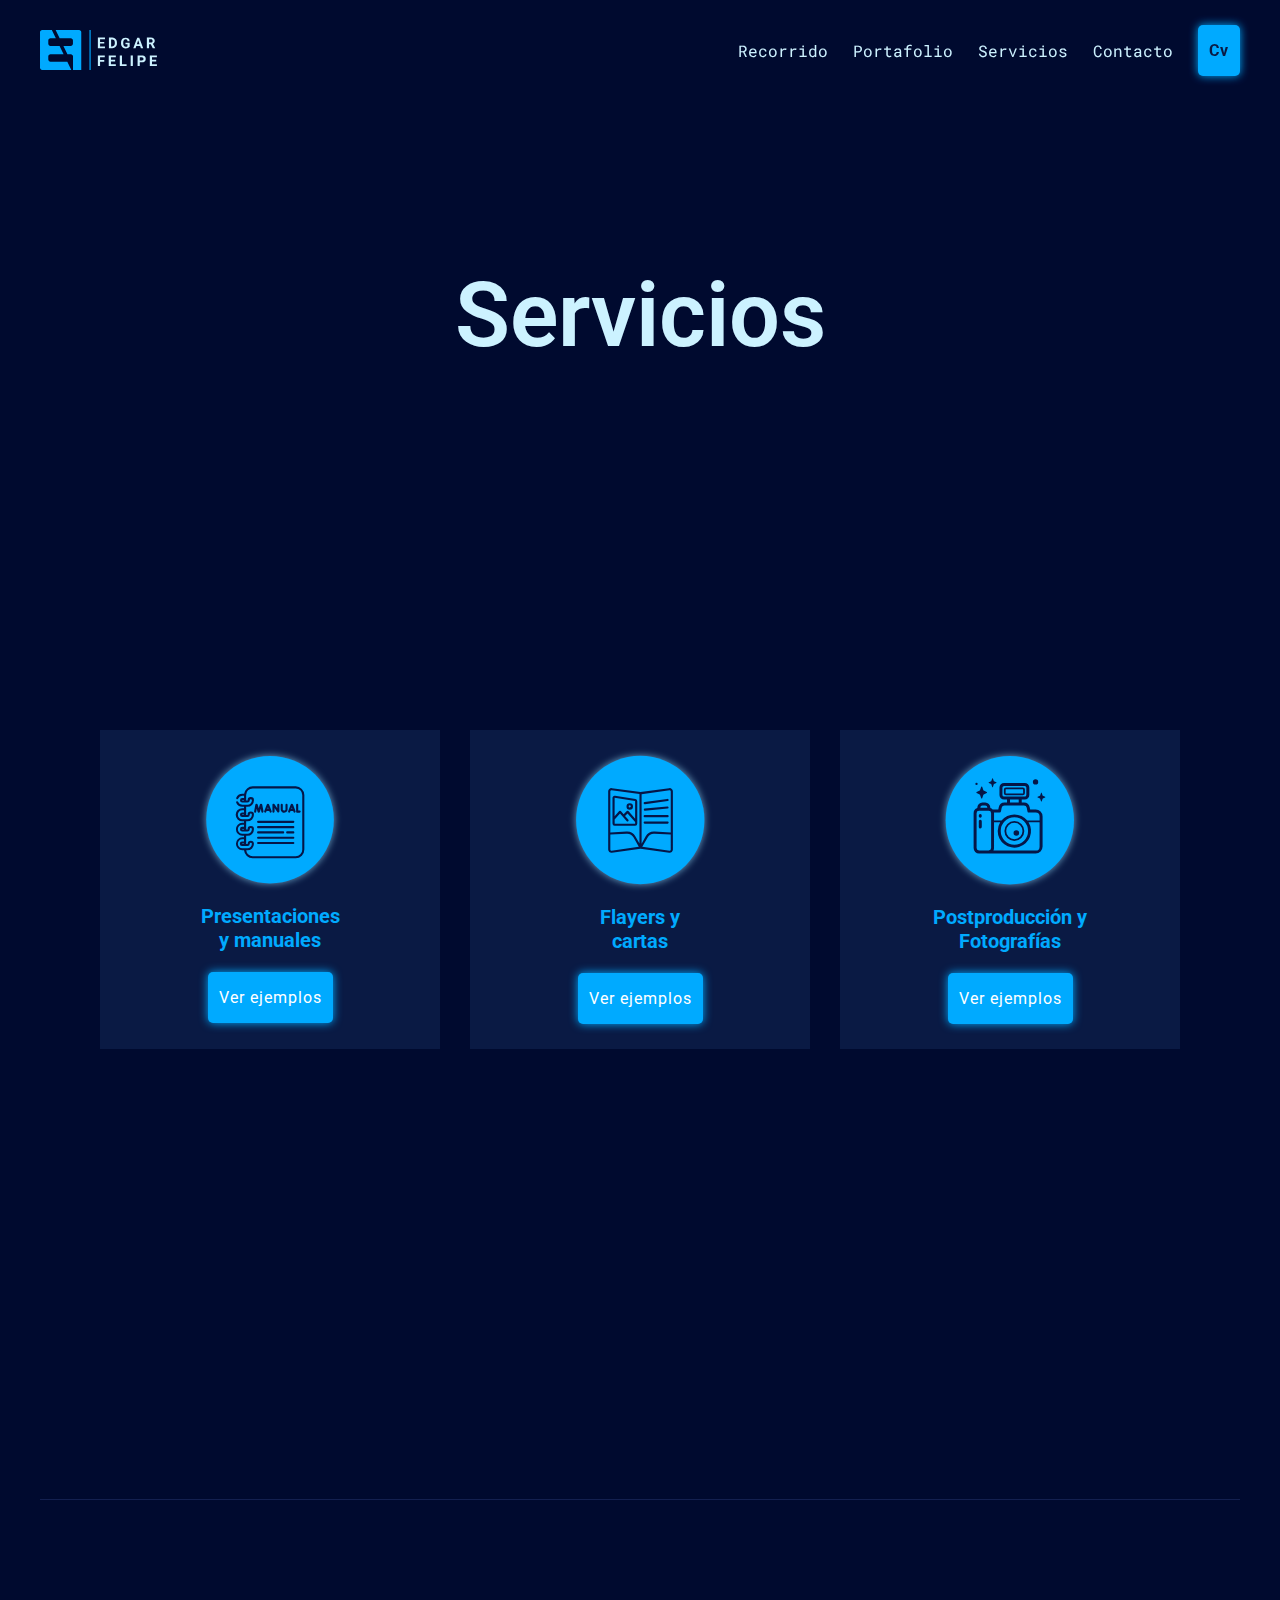
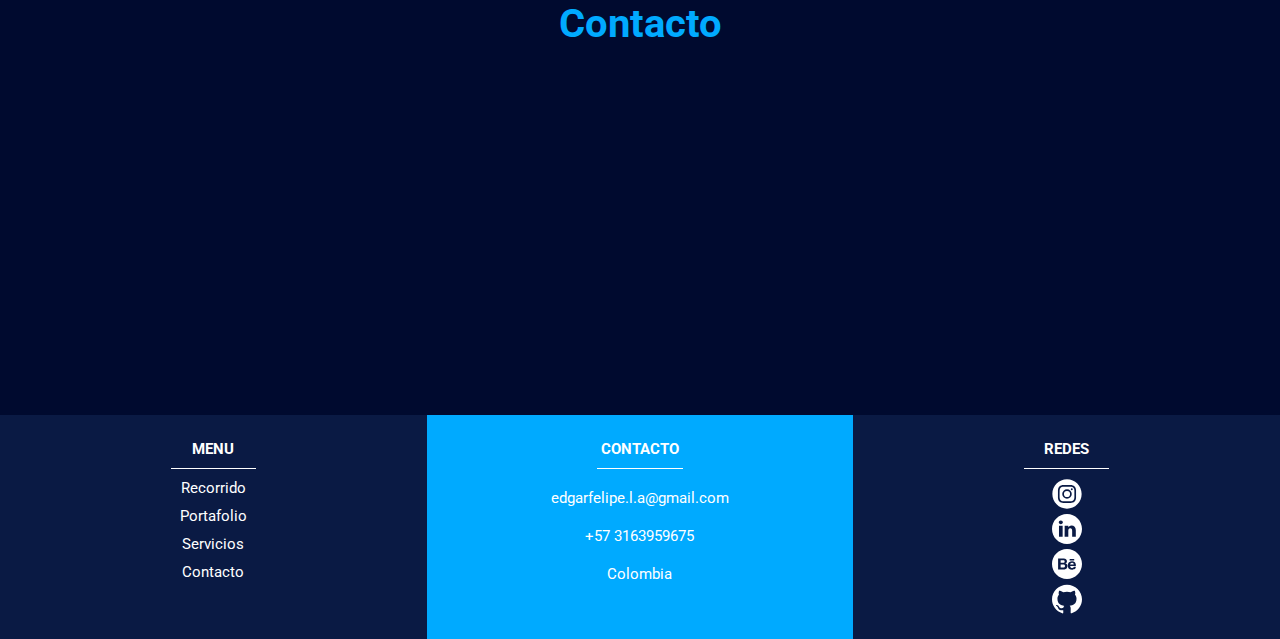
<file: pages/servicios.html>
<!DOCTYPE html>
<html lang="en">
  <head>
    <meta charset="UTF-8" />
    <meta http-equiv="X-UA-Compatible" content="IE=edge" />
    <meta name="viewport" content="width=device-width, initial-scale=1.0" />
    <link href="https://unpkg.com/aos@2.3.1/dist/aos.css" rel="stylesheet" />
    <link rel="preconnect" href="https://fonts.googleapis.com" />
    <link rel="icon" href="../assets/iconologo.svg" />
    <link rel="preconnect" href="https://fonts.gstatic.com" crossorigin />
    <link
      href="https://fonts.googleapis.com/css2?family=Roboto+Mono:wght@300;400;700&family=Roboto:wght@100;300;400;700;900&display=swap"
      rel="stylesheet"
    />
    <link rel="stylesheet" href="../css/styles.css" />
    <meta
      name="description"
      content="Página de inicio donde doy una bienvenida a todos los que desean ver mi portafolio"
    />
    <meta
      name="keywords"
      content="DISEÑO, PROGRAMACION, MAQUETACION, FREELANCE"
    />

    <title>Servicios</title>
    <link href="https://unpkg.com/aos@2.3.1/dist/aos.css" rel="stylesheet" />
  </head>
  <body>
    <header class="heder">
      <nav class="nav">
        <div class="logo">
          <a href="../index.html"
            ><img src="../assets/logo.svg" alt="Logo Edgar Felipe"
          /></a>
        </div>
        <div class="menu">
          <ul>
            <li>
              <a href="./recorrido.html">Recorrido</a>
            </li>
          </ul>
          <ul>
            <li>
              <a href="./portafolio.html">Portafolio</a>
            </li>
          </ul>
          <ul>
            <li>
              <a href="./servicios.html">Servicios</a>
            </li>
          </ul>
          <ul>
            <li>
              <a href="./contacto.html">Contacto</a>
            </li>
          </ul>
          <div class="resume">
            <a href="../assets/Hoja de vida.pdf" download="resume.pdf">Cv</a>
          </div>
        </div>
      </nav>
      <nav class="navCelu">
        <ul>
          <li>
            <a href="../index.html">
              <img src="../assets/home.svg" alt="icono inicio casa" />Inicio</a
            >
          </li>
          <li>
            <a href="./recorrido.html">
              <img
                src="../assets/recorrido.svg"
                alt="icono recorrido personita"
              />Recorrido</a
            >
          </li>
          <li>
            <a href="./portafolio.html">
              <img
                src="../assets/portaflio.svg"
                alt="icono portafolio maleta"
              />Portafolio</a
            >
          </li>
          <li>
            <a href="./servicios.html">
              <img
                src="../assets/servicios.svg"
                alt="icono servicios paleta de colores"
              />Servicios</a
            >
          </li>
          <li>
            <a href="./contacto.html">
              <img
                src="../assets/contacto.svg"
                alt="icono contacto, formulario"
              />Contacto</a
            >
          </li>
        </ul>
      </nav>
    </header>
    <!-- <<<<<<<<<<<<<<<<<inicia el main>>>>>>>>>>>>>>>>>>> -->
    <main class="mainServicios">
      <section class="sectionOne">
        <div
          class="contenedor"
          data-aos="fade-right"
          data-aos-delay="250"
          data-aos-duration="2500"
        >
          <a href="../index.html"
            ><img class="logo" src="../assets/logo.svg" alt="Logo Edgar Felipe"
          /></a>
          <h1>Servicios</h1>
        </div>
      </section>

      <section class="sectionTwo">
        <div class="contenedorSeccion">
          <article
            class="servicio"
            data-aos="fade-up"
            data-aos-delay="50"
            data-aos-duration="1500"
          >
            <img
              src="../assets/icono-presentaciones.svg"
              alt="icono de manual"
            />
            <h3>Presentaciones <br />y manuales</h3>
            <button>
              <a
                target="_blank"
                href="https://drive.google.com/drive/folders/1vTTAAyM6CmOxNdXv9sspJ45FDrHYAxib?usp=sharing"
                >Ver ejemplos</a
              >
            </button>
          </article>
          <article
            class="servicio"
            data-aos="fade-up"
            data-aos-delay="50"
            data-aos-duration="1500"
          >
            <img src="../assets/icono-flayer.svg" alt="icono de manual" />
            <h3>Flayers y<br />cartas</h3>
            <button>
              <a
                target="_blank"
                href="https://drive.google.com/drive/folders/1s8v14nnokVVpflfaJ2lKVnnPzIRe2eIN?usp=sharing"
                >Ver ejemplos</a
              >
            </button>
          </article>
          <article
            class="servicio"
            data-aos="fade-up"
            data-aos-delay="50"
            data-aos-duration="1500"
          >
            <img src="../assets/icono-fotografia.svg" alt="icono de manual" />
            <h3>Postproducción y<br />Fotografías</h3>
            <button>
              <a
                target="_blank"
                href="https://drive.google.com/drive/folders/1VOvb4IJeMorVjUuvebZ9xSd0-VPCUPaq?usp=sharing"
                >Ver ejemplos</a
              >
            </button>
          </article>
          <article
            class="servicio"
            data-aos="fade-up"
            data-aos-delay="50"
            data-aos-duration="1500"
          >
            <img src="../assets/icono-disenologo.svg" alt="icono de manual" />
            <h3>Diseño de<br />logos</h3>
            <button>
              <a
                target="_blank"
                href="https://drive.google.com/drive/folders/1QvQ5QAW3l0qk_gKmF2nR1gNhLXPwKTu2?usp=sharing"
                >Ver ejemplos</a
              >
            </button>
          </article>
          <article
            class="servicio"
            data-aos="fade-up"
            data-aos-delay="50"
            data-aos-duration="1500"
          >
            <img src="../assets/icono-socialmedia.svg" alt="icono de manual" />
            <h3>Social Media<br />Redes sociales</h3>
            <button>
              <a
                target="_blank"
                href="https://drive.google.com/drive/folders/1ey3kmygmm9d9_jml6bKygoT9H8O7PcgP?usp=sharing"
                >Ver ejemplos</a
              >
            </button>
          </article>
          <article
            class="servicio"
            data-aos="fade-up"
            data-aos-delay="50"
            data-aos-duration="1500"
          >
            <img
              src="../assets/icono-postproduccion.svg"
              alt="icono de manual"
            />
            <h3>Postproducción,<br />animación, videos</h3>
            <button>
              <a
                target="_blank"
                href="https://drive.google.com/drive/folders/19IzDEYpOtaZwgQFP-IcRCL5djto6F-5y?usp=sharing"
                >Ver ejemplos</a
              >
            </button>
          </article>
        </div>
      </section>
      <!-- <<<<<<<<<<<<<<<<<inicia recorrido>>>>>>>>>>>>>>>>>>> -->
      <section class="contacto">
        <h3>Contacto</h3>
        <div
          class="contenedor"
          data-aos="fade-up"
          data-aos-delay="50"
          data-aos-duration="1500"
        >
          <h2>Ponte en contacto</h2>
          <p>
            Puedes contactarme a través de cualquiera de los canales indicados
            más adelante en caso de que tengas alguna pregunta sobre algún
            servicio
          </p>
          <button><a href="./contacto.html">Contacto</a></button>
        </div>
      </section>
    </main>
    <footer class="footer">
      <div class="izquierdo">
        <h3>menu</h3>
        <nav>
          <ul>
            <li>
              <a href="./recorrido.html">Recorrido</a>
            </li>
          </ul>
          <ul>
            <li>
              <a href="./portafolio.html">Portafolio</a>
            </li>
          </ul>
          <ul>
            <li>
              <a href="./servicios.html">Servicios</a>
            </li>
          </ul>
          <ul>
            <li>
              <a href="./contacto.html">Contacto</a>
            </li>
          </ul>
        </nav>
      </div>
      <div class="centro">
        <h3>contacto</h3>
        <p>edgarfelipe.l.a@gmail.com</p>
        <p>+57 3163959675</p>
        <p>Colombia</p>
      </div>
      <div class="derecho">
        <h3>Redes</h3>
        <a target="_blank" href="https://www.instagram.com/edgarfelipe95/"
          ><img src="../assets/instagram.svg" alt="icono imagen instagram"
        /></a>
        <a target="_blank" href="https://www.linkedin.com/in/edgarfelipelopez/"
          ><img src="../assets/linkedin.svg" alt="icono imagen linkedin"
        /></a>
        <a target="_blank" href="https://www.behance.net/edgar_feli97fb"
          ><img src="../assets/behance.svg" alt="icono imagen behance"
        /></a>
        <a target="_blank" href="https://github.com/EdgarLopez95"
          ><img src="../assets/github.svg" alt="icono imagen github"
        /></a>
      </div>
    </footer>
    <script src="https://unpkg.com/aos@2.3.1/dist/aos.js"></script>
    <script>
      AOS.init();
    </script>
  </body>
</html>
</file>
<file: css/styles.css>
@charset "UTF-8";
:root {
  --negro: #393939;
  /* Tipografía */
  --tipo-principal: "Roboto", sans-serif;
  --tipo-secundaria: Verdana;
}

/* Las adaptamos al modo oscuro */
@media (prefers-color-scheme: dark) {
  :root {
    --negro: #ececec;
  }
}
/* Opcional */
/* Desactivamos los animations en el caso de que el usuario haya configurado el modo sin animation */
@media (prefers-reduced-motion: reduce) {
  * {
    -webkit-animation: none !important;
            animation: none !important;
    transition: none !important;
  }
}
/* Reseteamos los margin y paddings de todas las etiquetas */
* {
  margin: 0;
  padding: 0;
  border: 0;
  box-sizing: border-box;
  vertical-align: baseline;
}

/* Evitamos problemas con las imagenes */
img,
picture,
video,
iframe,
figure {
  max-width: 100%;
  width: 100%;
  display: block;
  /* opcional */
  -o-object-fit: cover;
     object-fit: cover;
  /* opcional */
  -o-object-position: center center;
     object-position: center center;
}

/* Reseteamos los enlaces para funcionar como cajas... */
a {
  display: block;
  text-decoration: none;
  color: inherit;
  font-size: inherit;
}

/* ... excepto los que se encuentran en párrafos */
p a {
  display: inline;
}

/* Quitamos los puntos de los <li> */
li {
  list-style-type: none;
}

/* Configuramos anclas suaves */
html {
  scroll-behavior: smooth;
  font-size: 62.5%;
}

/* Desactivamos estilos por defecto de las principales etiquetas de texto */
h1,
h2,
h3,
h4,
h5,
h6,
p,
span,
a,
strong,
blockquote,
i,
b,
u,
em {
  font-size: 1em;
  font-weight: inherit;
  font-style: inherit;
  text-decoration: none;
  color: inherit;
}

/* Evitamos problemas con los pseudoelementos de quotes */
blockquote:before,
blockquote:after,
q:before,
q:after {
  content: "";
  content: none;
}

/* Configuramos el texto que seleccionamos */
::-moz-selection {
  background-color: var(--negro);
  color: var(--blanco);
}
::selection {
  background-color: var(--negro);
  color: var(--blanco);
}

/* Nivelamos problemas de tipografías y colocación de formularios */
form,
input,
textarea,
select,
button,
label {
  font-family: inherit;
  font-size: inherit;
  -webkit-hyphens: auto;
      -ms-hyphens: auto;
          hyphens: auto;
  background-color: transparent;
  color: inherit;
  display: block;
  /* opcional */
  -webkit-appearance: none;
     -moz-appearance: none;
          appearance: none;
}

/* Reseteamos las tablas */
table,
tr,
td {
  border-collapse: collapse;
  border-spacing: 0;
}

/* Evitamos problemas con los SVG */
svg {
  width: 100%;
  display: block;
  fill: currentColor;
}

/* (Probándolo, no usar en producción) En el caso de añadir una  */
/* p svg{
    display: inline;
    width: initial;
  } */
/* Configuramos la tipografía para toda la web */
body {
  min-height: 100vh;
  font-size: 100%;
  font-family: var(--tipo-principal);
  color: var(--negro);
  /* opcional */
  /* opcional */
  -webkit-hyphens: auto;
      -ms-hyphens: auto;
          hyphens: auto;
  /* opcional */
  font-smooth: always;
  /* opcional */
  -webkit-font-smoothing: antialiased;
  /* opcional */
  -moz-osx-font-smoothing: grayscale;
}

.mainContacto .sectionOne .contenedor .derecha form .botones, .mainServicios .sectionTwo .contenedorSeccion .servicio button, .mainPortafolio .sectionTwo .contenedorSeccion .trabajos button, .mainIndex .secctionTwo .secctionTwo__contenedor .derecha .contenedorBotones button, .mainIndex .secctionOne .secctionOne__div button, .contacto .contenedor button, .heder .nav .menu .resume a {
  display: flex;
  flex-direction: row;
  justify-content: center;
  align-items: center;
  border-radius: 5px;
  border: 1px solid transparent;
  color: #ffffff;
  background-color: #00aaff;
  box-shadow: 0 0 10px #00aaff;
  font-size: 16px;
  letter-spacing: 1px;
  transition: all 0.15s linear;
}
.mainContacto .sectionOne .contenedor .derecha form .botones:hover, .mainServicios .sectionTwo .contenedorSeccion .servicio button:hover, .mainPortafolio .sectionTwo .contenedorSeccion .trabajos button:hover, .mainIndex .secctionTwo .secctionTwo__contenedor .derecha .contenedorBotones button:hover, .mainIndex .secctionOne .secctionOne__div button:hover, .contacto .contenedor button:hover, .heder .nav .menu .resume a:hover {
  background-color: #010e3d;
  border-color: #00aaff;
  color: #00aaff;
  transform: translateY(-5px) scale(1);
}
.mainContacto .sectionOne .contenedor .derecha form .botones:active, .mainServicios .sectionTwo .contenedorSeccion .servicio button:active, .mainPortafolio .sectionTwo .contenedorSeccion .trabajos button:active, .mainIndex .secctionTwo .secctionTwo__contenedor .derecha .contenedorBotones button:active, .mainIndex .secctionOne .secctionOne__div button:active, .contacto .contenedor button:active, .heder .nav .menu .resume a:active {
  background-color: transparent;
  border-color: #00aaff;
  color: #00aaff;
  transform: translateY(5px) scale(0.95);
}

.mainServicios .sectionTwo .contenedorSeccion .servicio h3, .mainPortafolio .sectionTwo .contenedorSeccion .trabajos h3, .mainRecorrido .sectionTwo .universidad h3,
.mainRecorrido .sectionTwo .trabajo h3,
.mainRecorrido .sectionTwo .freelance h3, .mainIndex .secctionTwo h3, .contacto h3 {
  text-align: center;
  font-size: 40px;
  font-weight: bold;
  color: #00aaff;
  margin-bottom: 50px;
}

.mainContacto .sectionOne .contenedor .izquierda p, .mainRecorrido .sectionTwo .universidad .contenedor__trabajo .texto p,
.mainRecorrido .sectionTwo .trabajo .contenedor__trabajo .texto p,
.mainRecorrido .sectionTwo .freelance .contenedor__trabajo .texto p, .mainRecorrido .sectionTwo .universidad .contenedor .texto p,
.mainRecorrido .sectionTwo .trabajo .contenedor .texto p,
.mainRecorrido .sectionTwo .freelance .contenedor .texto p, .mainIndex .secctionTwo .secctionTwo__contenedor .derecha p, .contacto .contenedor p {
  font-size: 20px;
  color: #ccf2ff;
  padding-bottom: 20px;
}

.footer .derecho, .footer .centro, .footer .izquierdo {
  width: 100%;
  width: 100%;
  background-color: rgb(0, 10, 47);
  color: white;
  text-align: center;
  font-size: 1.5rem;
  padding: 25px 0 20px 0;
}

.footer .derecho h3, .footer .centro h3, .footer .izquierdo h3 {
  font-weight: bolder;
  margin: 0 auto;
  text-transform: uppercase;
  margin-bottom: 10px;
  padding-bottom: 10px;
  border-bottom: 1px solid white;
  width: 20%;
}

.heder .nav {
  width: 100%;
  height: 10rem;
  background-color: rgba(0, 10, 47, 0.8);
  display: flex;
  align-items: center;
  justify-content: space-between;
  padding: 0 4rem;
  position: fixed;
  z-index: 1;
}
.heder .nav .logo a img {
  width: 12rem;
  transition: all 300ms;
}
.heder .nav .logo a img:hover {
  transform: scale(1.1);
}
.heder .nav .menu {
  color: #ccf2ff;
  display: flex;
  align-items: center;
}
.heder .nav .menu ul {
  font-family: "Roboto Mono", monospace;
}
.heder .nav .menu ul a {
  font-size: 1.6rem;
  margin: 0 25px 0 0;
  transition: all 300ms;
}
.heder .nav .menu ul a:hover {
  transform: scale(1.1);
  color: #00aaff;
}
.heder .nav .menu .resume a {
  color: #0a1a44;
  padding: 15px 10px;
  font-weight: bold;
}
.heder .navCelu {
  display: none;
}

.contacto {
  margin: 0 auto;
  background-color: rgb(0, 10, 47);
  padding-bottom: 80px;
}
.contacto h3 {
  border-top: 1px solid rgb(19, 32, 80);
  max-width: 1200px;
  margin: 0 auto;
  padding-top: 100px;
}
.contacto .contenedor {
  max-width: 1200px;
  margin: 0 auto;
}
.contacto .contenedor h2 {
  text-align: center;
  font-size: clamp(40px, 8vw, 90px);
  color: #ccf2ff;
  font-weight: 600;
}
.contacto .contenedor p {
  max-width: 450px;
  margin: 0 auto;
  text-align: center;
  padding: 30px 0;
}
.contacto .contenedor button {
  margin: 0 auto;
}
.contacto .contenedor button a {
  padding: 15px 10px;
}

.footer {
  display: grid;
  grid-template-columns: 1fr 1fr 1fr;
}
.footer .izquierdo {
  background-color: #0a1a44;
}
.footer .izquierdo nav ul {
  margin-top: 10px;
}
.footer .izquierdo nav ul li a {
  transition: all 300ms;
}
.footer .izquierdo nav ul li a:hover {
  transform: scale(1.1);
  color: #00aaff;
}
.footer .centro {
  background-color: #00aaff;
}
.footer .centro p {
  margin: 20px 0;
}
.footer .derecho {
  background-color: #0a1a44;
}
.footer .derecho a {
  width: 30px;
  margin: 5px auto;
  transition: all 0.15s linear;
}
.footer .derecho a:hover {
  transform: translateY(0px) scale(1.2);
  filter: opacity(0.4) drop-shadow(0 0 0 #00aaff);
}

.mainIndex .secctionOne {
  height: 100vh;
  background-color: rgb(0, 10, 47);
  background-image: url(https://github.com/EdgarLopez95/myPortafolio/blob/main/assets/bannerinicio.jpg?raw=true);
  padding: 0 100px;
  background-repeat: no-repeat;
  background-position: bottom;
  display: flex;
  align-items: center;
}
.mainIndex .secctionOne .secctionOne__div {
  width: 1200px;
  margin: 0 auto;
}
.mainIndex .secctionOne .secctionOne__div img {
  display: none;
}
.mainIndex .secctionOne .secctionOne__div p {
  margin-bottom: 30px;
  font-family: "Roboto Mono", monospace;
  font-size: 20px;
  color: #00aaff;
}
.mainIndex .secctionOne .secctionOne__div h1 {
  font-size: clamp(40px, 8vw, 90px);
  color: #ccf2ff;
  font-weight: 600;
}
.mainIndex .secctionOne .secctionOne__div h2 {
  margin-top: 10px;
  font-size: clamp(40px, 8vw, 90px);
  color: #ccf2ff;
  font-weight: 600;
}
.mainIndex .secctionOne .secctionOne__div button {
  margin-top: 50px;
  font-family: "Roboto Mono", monospace;
}
.mainIndex .secctionOne .secctionOne__div button a {
  padding: 15px 10px;
}
.mainIndex .secctionTwo {
  padding: 100px 100px;
  background-color: rgb(0, 10, 47);
}
.mainIndex .secctionTwo .secctionTwo__contenedor {
  max-width: 1200px;
  display: grid;
  grid-template-columns: 2fr 3fr;
  gap: 50px;
  margin: 0 auto;
}
.mainIndex .secctionTwo .secctionTwo__contenedor .izquierda {
  justify-self: center;
}
.mainIndex .secctionTwo .secctionTwo__contenedor .izquierda img {
  max-width: 500px;
  transition: all 300ms;
}
.mainIndex .secctionTwo .secctionTwo__contenedor .izquierda img:hover {
  transform: scale(1.1);
}
.mainIndex .secctionTwo .secctionTwo__contenedor .derecha .contenedorBotones {
  display: flex;
  gap: 20px;
}
.mainIndex .secctionTwo .secctionTwo__contenedor .derecha .contenedorBotones button a {
  padding: 15px 10px;
}

.mainRecorrido .sectionOne {
  height: 100vh;
  background-color: rgb(0, 10, 47);
  background-image: url(https://github.com/EdgarLopez95/myPortafolio/blob/main/assets/banner-recorrido-low.jpg?raw=true);
  padding: 0 100px;
  background-repeat: no-repeat;
  background-position: bottom;
  display: flex;
  flex-direction: column;
  align-items: center;
  justify-content: center;
}
.mainRecorrido .sectionOne .logo {
  display: none;
}
.mainRecorrido .sectionOne .fotoPerfil {
  max-width: 400px;
  margin: 0 auto;
  transition: all 300ms;
}
.mainRecorrido .sectionOne .fotoPerfil:hover {
  transform: scale(1.1);
}
.mainRecorrido .sectionOne h1 {
  font-size: clamp(40px, 8vw, 60px);
  color: #ccf2ff;
  font-weight: 600;
  text-align: center;
  margin-top: 20px;
}
.mainRecorrido .sectionTwo {
  padding: 100px 100px 0 100px;
  background-color: rgb(0, 10, 47);
}
.mainRecorrido .sectionTwo .trabajo,
.mainRecorrido .sectionTwo .freelance {
  border-top: 1px solid rgb(19, 32, 80);
  max-width: 1200px;
  margin: 0 auto;
}
.mainRecorrido .sectionTwo .universidad,
.mainRecorrido .sectionTwo .trabajo,
.mainRecorrido .sectionTwo .freelance {
  padding: 100px 0;
}
.mainRecorrido .sectionTwo .universidad h3,
.mainRecorrido .sectionTwo .trabajo h3,
.mainRecorrido .sectionTwo .freelance h3 {
  padding-bottom: 50px;
}
.mainRecorrido .sectionTwo .universidad .contenedor,
.mainRecorrido .sectionTwo .trabajo .contenedor,
.mainRecorrido .sectionTwo .freelance .contenedor {
  max-width: 1200px;
  display: grid;
  grid-template-columns: 2fr 3fr;
  gap: 50px;
  margin: 0 auto;
}
.mainRecorrido .sectionTwo .universidad .contenedor .imagen,
.mainRecorrido .sectionTwo .trabajo .contenedor .imagen,
.mainRecorrido .sectionTwo .freelance .contenedor .imagen {
  justify-self: center;
}
.mainRecorrido .sectionTwo .universidad .contenedor .imagen img,
.mainRecorrido .sectionTwo .trabajo .contenedor .imagen img,
.mainRecorrido .sectionTwo .freelance .contenedor .imagen img {
  max-width: 500px;
  transition: all 300ms;
}
.mainRecorrido .sectionTwo .universidad .contenedor .imagen img:hover,
.mainRecorrido .sectionTwo .trabajo .contenedor .imagen img:hover,
.mainRecorrido .sectionTwo .freelance .contenedor .imagen img:hover {
  transform: scale(1.1);
}
.mainRecorrido .sectionTwo .universidad .contenedor .texto .tiempo,
.mainRecorrido .sectionTwo .trabajo .contenedor .texto .tiempo,
.mainRecorrido .sectionTwo .freelance .contenedor .texto .tiempo {
  font-family: "Roboto Mono", monospace;
  font-size: 20px;
  color: #00aaff;
  text-align: left;
  padding-bottom: 40px;
}
.mainRecorrido .sectionTwo .universidad .contenedor__trabajo,
.mainRecorrido .sectionTwo .trabajo .contenedor__trabajo,
.mainRecorrido .sectionTwo .freelance .contenedor__trabajo {
  max-width: 1200px;
  display: grid;
  grid-template-columns: 3fr 2fr;
  gap: 50px;
  margin: 0 auto;
}
.mainRecorrido .sectionTwo .universidad .contenedor__trabajo .imagen,
.mainRecorrido .sectionTwo .trabajo .contenedor__trabajo .imagen,
.mainRecorrido .sectionTwo .freelance .contenedor__trabajo .imagen {
  justify-self: center;
}
.mainRecorrido .sectionTwo .universidad .contenedor__trabajo .imagen img,
.mainRecorrido .sectionTwo .trabajo .contenedor__trabajo .imagen img,
.mainRecorrido .sectionTwo .freelance .contenedor__trabajo .imagen img {
  max-width: 500px;
  transition: all 300ms;
}
.mainRecorrido .sectionTwo .universidad .contenedor__trabajo .imagen img:hover,
.mainRecorrido .sectionTwo .trabajo .contenedor__trabajo .imagen img:hover,
.mainRecorrido .sectionTwo .freelance .contenedor__trabajo .imagen img:hover {
  transform: scale(1.1);
}
.mainRecorrido .sectionTwo .universidad .contenedor__trabajo .texto .tiempo,
.mainRecorrido .sectionTwo .trabajo .contenedor__trabajo .texto .tiempo,
.mainRecorrido .sectionTwo .freelance .contenedor__trabajo .texto .tiempo {
  font-family: "Roboto Mono", monospace;
  font-size: 20px;
  color: #00aaff;
  text-align: left;
  padding-bottom: 40px;
}
.mainPortafolio .sectionOne {
  height: 70vh;
  background-color: rgb(0, 10, 47);
  background-image: url(https://github.com/EdgarLopez95/myPortafolio/blob/main/assets/banner-portafolio-dos.jpg?raw=true);
  background-position: bottom;
  padding: 0 100px;
  background-repeat: no-repeat;
  display: flex;
  justify-content: center;
  align-items: center;
}
.mainPortafolio .sectionOne .contenedor .logo {
  display: none;
}
.mainPortafolio .sectionOne .contenedor h1 {
  font-size: clamp(40px, 8vw, 90px);
  color: #ccf2ff;
  font-weight: 600;
}
.mainPortafolio .sectionTwo {
  padding: 100px 100px;
  background-color: rgb(0, 10, 47);
}
.mainPortafolio .sectionTwo .contenedorSeccion {
  max-width: 1200px;
  margin: 0 auto;
}
.mainPortafolio .sectionTwo .contenedorSeccion .trabajos {
  padding-bottom: 100px;
}
.mainPortafolio .sectionTwo .contenedorSeccion .trabajos h3 {
  padding-bottom: 50px;
}
.mainPortafolio .sectionTwo .contenedorSeccion .trabajos .trabajos__contenedor {
  display: grid;
  grid-template-columns: 1fr 1fr 1fr;
  gap: 10px;
}
.mainPortafolio .sectionTwo .contenedorSeccion .trabajos .trabajos__contenedor img {
  transition: all 300ms;
}
.mainPortafolio .sectionTwo .contenedorSeccion .trabajos .trabajos__contenedor img:hover {
  transform: scale(1.1);
}
.mainPortafolio .sectionTwo .contenedorSeccion .trabajos button {
  margin: 0 auto;
  margin-top: 30px;
}
.mainPortafolio .sectionTwo .contenedorSeccion .trabajos button a {
  padding: 15px 10px;
}

.mainServicios .sectionOne {
  height: 70vh;
  background-color: rgb(0, 10, 47);
  background-image: url(https://github.com/EdgarLopez95/myPortafolio/blob/main/assets/banner-servicios.jpg?raw=true);
  background-position: bottom;
  padding: 0 100px;
  background-repeat: no-repeat;
  display: flex;
  justify-content: center;
  align-items: center;
}
.mainServicios .sectionOne .contenedor .logo {
  display: none;
}
.mainServicios .sectionOne h1 {
  font-size: clamp(40px, 8vw, 90px);
  color: #ccf2ff;
  font-weight: 600;
}
.mainServicios .sectionTwo {
  padding: 100px 100px;
  background-color: rgb(0, 10, 47);
}
.mainServicios .sectionTwo .contenedorSeccion {
  max-width: 1200px;
  margin: 0 auto;
  display: grid;
  grid-template-columns: 1fr 1fr 1fr;
  gap: 30px;
}
.mainServicios .sectionTwo .contenedorSeccion .servicio {
  background-color: #0a1a44;
  width: 100%;
  transition: all 300ms;
  padding: 15px 0 25px 0;
}
.mainServicios .sectionTwo .contenedorSeccion .servicio img {
  max-width: 150px;
  margin: 0 auto;
}
.mainServicios .sectionTwo .contenedorSeccion .servicio h3 {
  font-size: 20px;
  margin: 10px 0 20px 0;
}
.mainServicios .sectionTwo .contenedorSeccion .servicio button {
  margin: 0 auto;
}
.mainServicios .sectionTwo .contenedorSeccion .servicio button a {
  padding: 15px 10px;
}
.mainServicios .sectionTwo .contenedorSeccion .servicio:hover {
  transform: scale(1.1);
}

.mainContacto .sectionOne {
  height: 100vh;
  background-color: rgb(0, 10, 47);
  background-image: url(https://github.com/EdgarLopez95/myPortafolio/blob/main/assets/banner-contacto.jpg?raw=true);
  padding: 0 100px;
  display: flex;
  align-items: center;
  background-repeat: no-repeat;
  background-position: bottom;
}
.mainContacto .sectionOne .contenedor {
  max-width: 1200px;
  display: grid;
  margin: 0 auto;
  grid-template-columns: 1fr 1fr;
  align-items: center;
  gap: 50px;
}
.mainContacto .sectionOne .contenedor .izquierda .logo {
  display: none;
}
.mainContacto .sectionOne .contenedor .izquierda h3 {
  margin-bottom: 30px;
  font-family: "Roboto Mono", monospace;
  font-size: 20px;
  color: #00aaff;
}
.mainContacto .sectionOne .contenedor .izquierda h1 {
  font-size: clamp(40px, 8vw, 90px);
  color: #ccf2ff;
  font-weight: 600;
}
.mainContacto .sectionOne .contenedor .izquierda div {
  max-width: 140px;
  display: grid;
  grid-template-columns: 1fr 1fr 1fr;
  gap: 15px;
}
.mainContacto .sectionOne .contenedor .izquierda div a {
  transition: all 0.15s linear;
}
.mainContacto .sectionOne .contenedor .izquierda div a:hover {
  transform: translateY(0px) scale(1.2);
  filter: opacity(0.4) drop-shadow(0 0 0 #00aaff);
}
.mainContacto .sectionOne .contenedor .derecha {
  width: 100%;
  height: 100%;
  padding: 20px 20px;
  border: solid 2px #00aaff;
  box-shadow: 0 0 10px #00aaff;
}
.mainContacto .sectionOne .contenedor .derecha form input {
  margin-bottom: 10px;
  width: 100%;
  padding: 9px;
  border: 2px solid #00aaff;
}
.mainContacto .sectionOne .contenedor .derecha form input::-moz-placeholder {
  color: #ccf2ff;
  font-family: "Roboto Mono", monospace;
  font-size: 15px;
  padding: 5px;
}
.mainContacto .sectionOne .contenedor .derecha form input:-ms-input-placeholder {
  color: #ccf2ff;
  font-family: "Roboto Mono", monospace;
  font-size: 15px;
  padding: 5px;
}
.mainContacto .sectionOne .contenedor .derecha form input::placeholder {
  color: #ccf2ff;
  font-family: "Roboto Mono", monospace;
  font-size: 15px;
  padding: 5px;
}
.mainContacto .sectionOne .contenedor .derecha form textarea {
  border: 2px solid #00aaff;
  margin-bottom: 10px;
  width: 100%;
}
.mainContacto .sectionOne .contenedor .derecha form textarea::-moz-placeholder {
  color: #ccf2ff;
  font-size: 15px;
  font-family: "Roboto Mono", monospace;
  padding: 15px;
}
.mainContacto .sectionOne .contenedor .derecha form textarea:-ms-input-placeholder {
  color: #ccf2ff;
  font-size: 15px;
  font-family: "Roboto Mono", monospace;
  padding: 15px;
}
.mainContacto .sectionOne .contenedor .derecha form textarea::placeholder {
  color: #ccf2ff;
  font-size: 15px;
  font-family: "Roboto Mono", monospace;
  padding: 15px;
}
@media screen and (max-width: 768px) {
  .heder .nav {
    display: none;
  }
  .heder .navCelu {
    display: block;
    position: fixed;
    z-index: 1;
    bottom: 0;
    width: 100%;
    background-color: #0a1a44;
    padding: 5px 0;
  }
  .heder .navCelu ul {
    display: grid;
    grid-template-columns: 1fr 1fr 1fr 1fr 1fr;
    grid-template-rows: 50px;
    justify-content: space-around;
    color: white;
  }
  .heder .navCelu ul li {
    display: flex;
    justify-content: center;
    line-height: 20px;
    border: 1px solid #38436d;
    border-width: 0 1px 0 0;
  }
  .heder .navCelu ul li a img {
    margin: 0 auto;
    padding-top: 5px;
    width: 20px;
  }
  .contacto {
    padding: 0 40px;
  }
  .contacto .contenedor {
    padding-bottom: 170px;
  }
  .footer {
    display: none;
  }
  .mainIndex .secctionOne {
    padding: 0 40px;
  }
  .mainIndex .secctionOne .secctionOne__div img {
    display: block;
    width: 120px;
    padding-bottom: 40px;
  }
  .mainIndex .secctionTwo {
    padding: 0 40px;
  }
  .mainIndex .secctionTwo .secctionTwo__contenedor {
    grid-template-columns: 1fr;
  }
  .mainRecorrido .sectionOne {
    padding: 0 40px;
  }
  .mainRecorrido .sectionOne .logo {
    display: block;
    width: 120px;
    padding-bottom: 40px;
    margin: 0 auto;
  }
  .mainRecorrido .sectionTwo {
    padding: 0 40px;
  }
  .mainRecorrido .sectionTwo .universidad,
.mainRecorrido .sectionTwo .trabajo,
.mainRecorrido .sectionTwo .freelance {
    padding: 50px 0;
  }
  .mainRecorrido .sectionTwo .universidad .contenedor,
.mainRecorrido .sectionTwo .trabajo .contenedor,
.mainRecorrido .sectionTwo .freelance .contenedor {
    grid-template-columns: 1fr;
  }
  .mainRecorrido .sectionTwo .universidad .contenedor__trabajo,
.mainRecorrido .sectionTwo .trabajo .contenedor__trabajo,
.mainRecorrido .sectionTwo .freelance .contenedor__trabajo {
    grid-template-columns: 1fr;
  }
  .mainRecorrido .sectionTwo .universidad .contenedor__trabajo .imagen,
.mainRecorrido .sectionTwo .trabajo .contenedor__trabajo .imagen,
.mainRecorrido .sectionTwo .freelance .contenedor__trabajo .imagen {
    order: 0;
  }
  .mainRecorrido .sectionTwo .universidad .contenedor__trabajo .texto,
.mainRecorrido .sectionTwo .trabajo .contenedor__trabajo .texto,
.mainRecorrido .sectionTwo .freelance .contenedor__trabajo .texto {
    order: 1;
  }
  .mainPortafolio .sectionOne {
    padding: 0 40px;
  }
  .mainPortafolio .sectionOne .contenedor .logo {
    display: block;
    width: 120px;
    padding-bottom: 40px;
    margin: 0 auto;
  }
  .mainPortafolio .sectionTwo {
    padding: 0 40px;
  }
  .mainPortafolio .sectionTwo .contenedorSeccion .trabajos h3 {
    padding-bottom: 0;
  }
  .mainPortafolio .sectionTwo .contenedorSeccion .trabajos .trabajos__contenedor {
    grid-template-columns: 1fr;
  }
  .mainServicios .sectionOne {
    padding: 0 40px;
  }
  .mainServicios .sectionOne .contenedor .logo {
    display: block;
    width: 120px;
    padding-bottom: 40px;
    margin: 0 auto;
  }
  .mainServicios .sectionTwo {
    padding: 0 40px 100px 40px;
  }
  .mainServicios .sectionTwo .contenedorSeccion {
    grid-template-columns: 1fr 1fr;
  }
  .mainContacto .sectionOne {
    padding: 0 40px;
  }
  .mainContacto .sectionOne .contenedor {
    grid-template-columns: 1fr;
    gap: 20px;
  }
  .mainContacto .sectionOne .contenedor .izquierda .logo {
    display: block;
    width: 120px;
    padding-bottom: 40px;
  }
}
@media screen and (max-width: 425px) {
  .contacto .contenedor h2 {
    display: none;
  }
  .mainRecorrido .sectionOne .logo {
    display: block;
    width: 120px;
    padding-bottom: 40px;
    margin: 0 auto;
  }
  .mainServicios .sectionTwo .contenedorSeccion {
    grid-template-columns: 1fr;
  }
  .mainContacto .sectionOne {
    padding: 0 0px;
  }
  .mainContacto .sectionOne .contenedor {
    grid-template-columns: 1fr;
    gap: 20px;
  }
  .mainContacto .sectionOne .contenedor .izquierda h3 {
    margin-bottom: 5px;
  }
  .mainContacto .sectionOne .contenedor .izquierda p {
    display: none;
  }
}/*# sourceMappingURL=styles.css.map */
</file>
